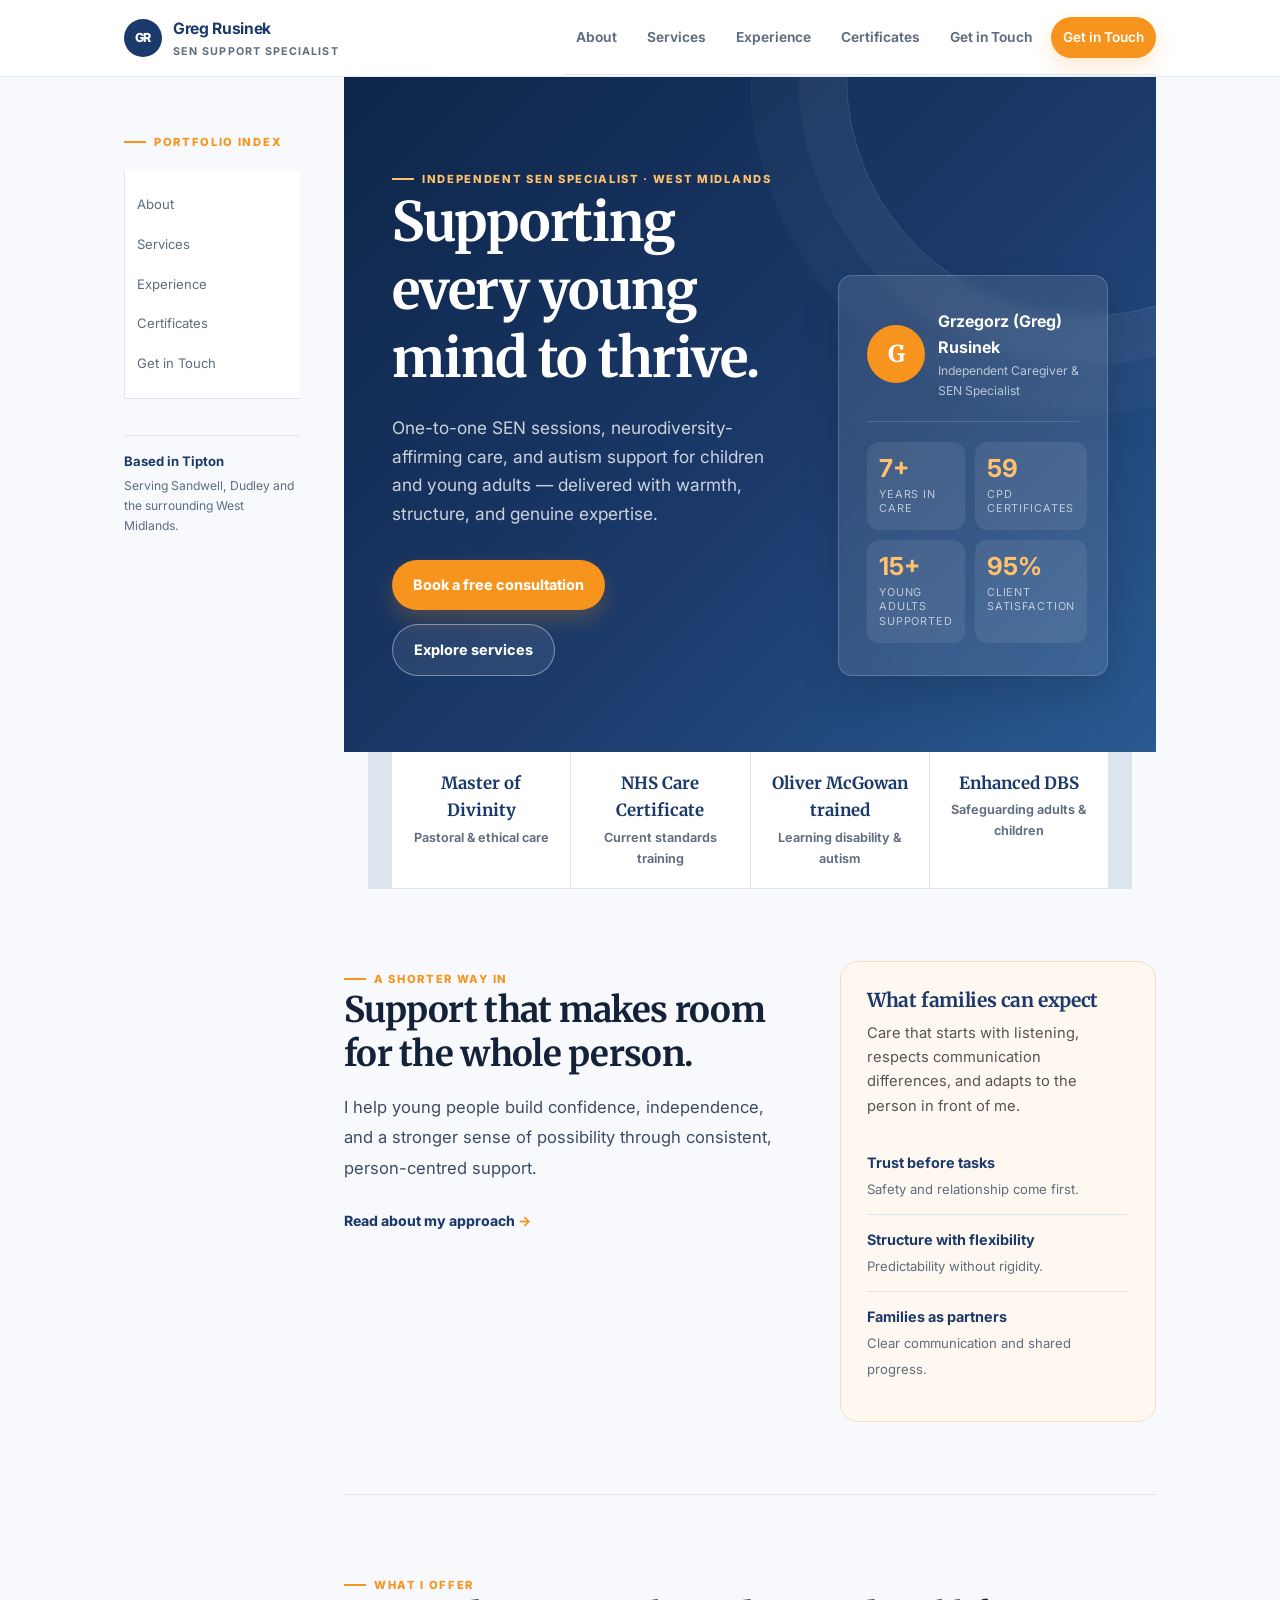
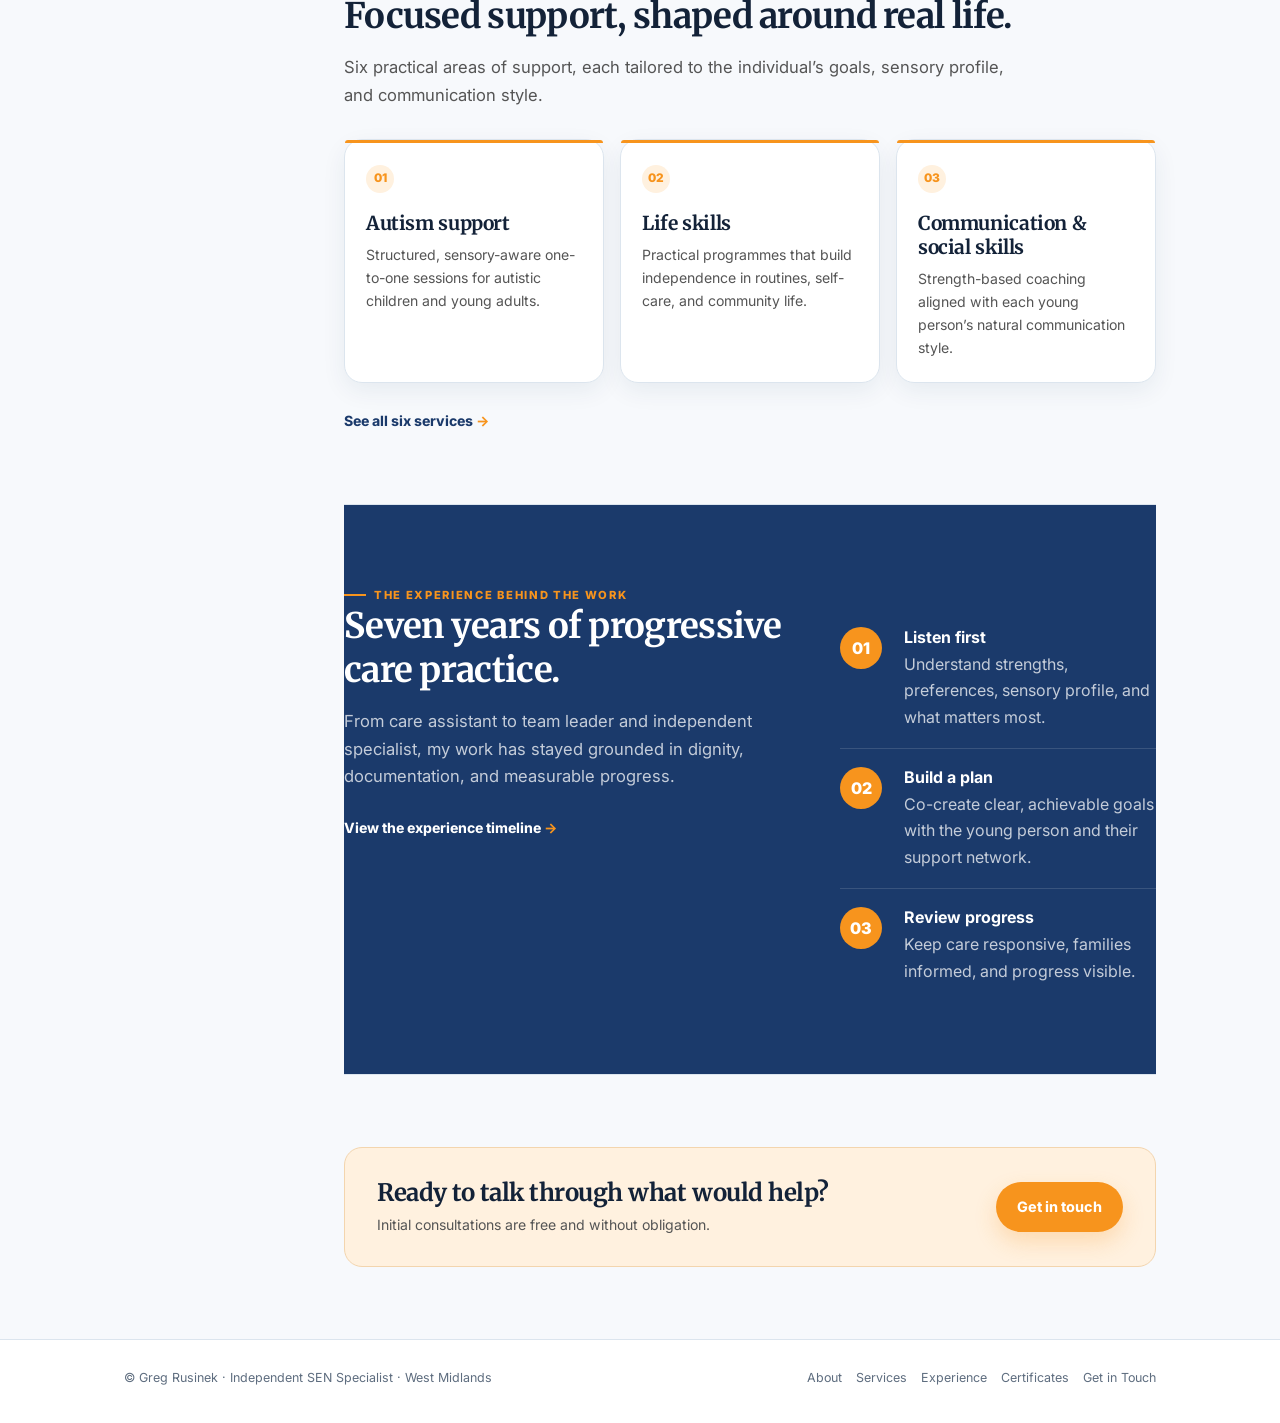
<file: index.html>
<!doctype html>
    <!-- Quiet Confidence direction: concise editorial portfolio with clear proof, calm hierarchy, and humanist warmth. -->
    <html lang="en-GB">
    <head><meta charset="UTF-8" />
<meta name="viewport" content="width=device-width, initial-scale=1.0" />
<meta name="description" content="Greg Rusinek provides one-to-one SEN sessions, autism support, and neurodiversity-affirming care for children and young adults across the West Midlands." />
<meta name="robots" content="index,follow" />
<link rel="canonical" href="https://rusinek-greg.co.uk/" />
<meta property="og:type" content="website" />
<meta property="og:site_name" content="Greg Rusinek" />
<meta property="og:title" content="Greg Rusinek — SEN Support & Neurodiversity Specialist" />
<meta property="og:description" content="Greg Rusinek provides one-to-one SEN sessions, autism support, and neurodiversity-affirming care for children and young adults across the West Midlands." />
<meta property="og:url" content="https://rusinek-greg.co.uk/" />
<meta name="theme-color" content="#153867" />
<title>Greg Rusinek — SEN Support & Neurodiversity Specialist</title>
<link rel="preconnect" href="https://fonts.googleapis.com" />
<link rel="preconnect" href="https://fonts.gstatic.com" crossorigin />
<link href="https://fonts.googleapis.com/css2?family=Inter:wght@400;500;600;700;800&family=Merriweather:wght@400;700&display=swap" rel="stylesheet" />
<link rel="stylesheet" href="/styles.css" />
<script async src="https://www.googletagmanager.com/gtag/js?id=G-5X1YJLMBJV"></script>
<script>window.dataLayer=window.dataLayer||[];function gtag(){dataLayer.push(arguments)}gtag('js',new Date());gtag('config','G-5X1YJLMBJV');</script>
<!DOCTYPE html>
<html lang="en">
<head>
  <meta charset="UTF-8" />
  <meta name="viewport" content="width=device-width, initial-scale=1.0" />

  <!-- Google tag (gtag.js) -->
  <script async src="https://www.googletagmanager.com/gtag/js?id=G-5X1YJLMBJV"></script>
  <script>
    window.dataLayer = window.dataLayer || [];
    function gtag(){dataLayer.push(arguments);}
    gtag('js', new Date());

    gtag('config', 'G-5X1YJLMBJV');
  </script>

  <title>Greg Rusinek — SEN Support & Neurodiversity Specialist</title>
  <meta name="description" content="Grzegorz (Greg) Rusinek — Independent caregiver specialising in one-to-one SEN sessions, autism support, and neurodiversity-affirming care for children and young adults across the West Midlands." />
  <link rel="preconnect" href="https://fonts.googleapis.com" />
  <link rel="preconnect" href="https://fonts.gstatic.com" crossorigin />
  <link href="https://fonts.googleapis.com/css2?family=Inter:wght@300;400;500;600;700;800&family=Merriweather:ital,wght@0,400;0,700;1,400&display=swap" rel="stylesheet" />
  <style>
    /* ── Reset & Base ── */
    *, *::before, *::after { box-sizing: border-box; margin: 0; padding: 0; }
    :root {
      --navy:    #1B3A6B;
      --navy-dk: #122a52;
      --navy-lt: #2a5299;
      --orange:  #F7941D;
      --orange-lt: #ffa84d;
      --teal:    #00838F;
      --teal-lt: #e0f4f5;
      --warm:    #FFF8F0;
      --bg:      #F7F9FC;
      --white:   #ffffff;
      --grey:    #555555;
      --grey-lt: #8A9BB0;
      --border:  #DDE5EF;
      --card:    #ffffff;
      --accent-green: #2E7D32;
      --accent-green-lt: #E8F5E9;
      --r: 14px;
      --r-sm: 8px;
      --shadow: 0 4px 24px rgba(27,58,107,.10);
      --shadow-lg: 0 8px 40px rgba(27,58,107,.15);
    }
    html { scroll-behavior: smooth; }
    body {
      font-family: 'Inter', sans-serif;
      background: var(--bg);
      color: #1a2636;
      line-height: 1.65;
      font-size: 16px;
    }
    h1,h2,h3,h4 { font-weight: 700; line-height: 1.25; letter-spacing: -0.02em; }
    h1 { font-size: clamp(2.2rem, 5vw, 3.4rem); }
    h2 { font-size: clamp(1.6rem, 3vw, 2.2rem); }
    h3 { font-size: 1.2rem; }
    p { color: var(--grey); }
    a { color: var(--navy); text-decoration: none; }
    a:hover { color: var(--orange); }

    /* ── Layout helpers ── */
    .container { max-width: 1080px; margin: 0 auto; padding: 0 24px; }
    .section { padding: 88px 0; }
    .section--alt { background: var(--white); }
    .section--warm { background: var(--warm); }
    .section--navy { background: var(--navy); color: var(--white); }
    .section--navy p { color: rgba(255,255,255,.75); }
    .section--teal { background: var(--teal); color: var(--white); }
    .section--teal p { color: rgba(255,255,255,.80); }

    .grid-2 { display: grid; grid-template-columns: repeat(2, 1fr); gap: 32px; }
    .grid-3 { display: grid; grid-template-columns: repeat(3, 1fr); gap: 28px; }
    .grid-4 { display: grid; grid-template-columns: repeat(4, 1fr); gap: 20px; }
    @media(max-width: 820px) {
      .grid-2, .grid-3 { grid-template-columns: 1fr; }
      .grid-4 { grid-template-columns: repeat(2, 1fr); }
    }
    @media(max-width: 500px) { .grid-4 { grid-template-columns: 1fr; } }

    .label {
      display: inline-block;
      font-size: 0.72rem;
      font-weight: 700;
      letter-spacing: 0.12em;
      text-transform: uppercase;
      color: var(--orange);
      margin-bottom: 12px;
    }
    .section--navy .label { color: var(--orange-lt); }
    .section--teal .label { color: rgba(255,255,255,.9); letter-spacing: 0.1em; }

    /* ── NAV ── */
    nav {
      position: sticky; top: 0; z-index: 100;
      background: rgba(255,255,255,.95);
      backdrop-filter: blur(8px);
      border-bottom: 1px solid var(--border);
      padding: 16px 0;
    }
    nav .inner {
      max-width: 1080px; margin: 0 auto; padding: 0 24px;
      display: flex; align-items: center; justify-content: space-between;
      gap: 16px;
    }
    .nav-brand {
      display: flex; align-items: center; gap: 12px;
      font-weight: 700; font-size: 1rem; color: var(--navy);
    }
    .nav-brand-dot {
      width: 36px; height: 36px; border-radius: 50%;
      background: var(--navy);
      display: flex; align-items: center; justify-content: center;
      color: white; font-weight: 800; font-size: 0.85rem;
      flex-shrink: 0;
    }
    nav ul {
      display: flex; gap: 28px; list-style: none;
    }
    nav ul a {
      font-size: 0.88rem; font-weight: 500; color: var(--grey);
      transition: color .2s;
    }
    nav ul a:hover { color: var(--navy); }
    .nav-cta {
      background: var(--orange); color: white !important; font-weight: 600 !important;
      padding: 8px 20px; border-radius: 50px; font-size: 0.85rem !important;
      transition: background .2s !important;
    }
    .nav-cta:hover { background: #e0830f !important; color: white !important; }
    @media(max-width: 720px) {
      nav ul { display: none; }
    }

    /* ── HERO ── */
    #hero {
      background: linear-gradient(135deg, var(--navy-dk) 0%, var(--navy) 50%, var(--navy-lt) 100%);
      color: white; padding: 100px 0 80px;
      position: relative; overflow: hidden;
    }
    #hero::before {
      content: '';
      position: absolute; inset: 0;
      background: url("data:image/svg+xml,%3Csvg width='60' height='60' viewBox='0 0 60 60' xmlns='http://www.w3.org/2000/svg'%3E%3Cg fill='none' fill-rule='evenodd'%3E%3Cg fill='%23ffffff' fill-opacity='0.04'%3E%3Ccircle cx='30' cy='30' r='4'/%3E%3C/g%3E%3C/g%3E%3C/svg%3E");
      pointer-events: none;
    }
    .hero-inner {
      max-width: 1080px; margin: 0 auto; padding: 0 24px;
      display: grid; grid-template-columns: 1fr 340px; gap: 60px; align-items: center;
    }
    @media(max-width: 820px) { .hero-inner { grid-template-columns: 1fr; } }
    .hero-badge {
      display: inline-flex; align-items: center; gap: 8px;
      background: rgba(247,148,29,.18); color: var(--orange-lt);
      border: 1px solid rgba(247,148,29,.35);
      border-radius: 50px; padding: 6px 16px;
      font-size: 0.78rem; font-weight: 600; letter-spacing: 0.06em;
      text-transform: uppercase; margin-bottom: 24px;
    }
    .hero-badge svg { width: 14px; height: 14px; flex-shrink: 0; }
    #hero h1 { color: white; margin-bottom: 16px; }
    #hero .hero-sub {
      font-size: 1.15rem; color: rgba(255,255,255,.80);
      max-width: 560px; margin-bottom: 36px; line-height: 1.7;
    }
    .hero-actions { display: flex; gap: 14px; flex-wrap: wrap; }
    .btn {
      display: inline-flex; align-items: center; gap: 8px;
      padding: 14px 28px; border-radius: 50px;
      font-weight: 600; font-size: 0.95rem;
      transition: all .2s; cursor: pointer; border: none;
      text-decoration: none;
    }
    .btn-primary {
      background: var(--orange); color: white;
      box-shadow: 0 4px 20px rgba(247,148,29,.40);
    }
    .btn-primary:hover { background: #e0830f; color: white; transform: translateY(-1px); }
    .btn-outline {
      background: transparent; color: white;
      border: 2px solid rgba(255,255,255,.45);
    }
    .btn-outline:hover { background: rgba(255,255,255,.12); color: white; }
    .hero-card {
      background: rgba(255,255,255,.10);
      border: 1px solid rgba(255,255,255,.18);
      border-radius: var(--r);
      padding: 32px 28px;
      backdrop-filter: blur(6px);
    }
    .hero-card-avatar {
      width: 80px; height: 80px; border-radius: 50%;
      background: linear-gradient(135deg, var(--orange) 0%, #e0830f 100%);
      display: flex; align-items: center; justify-content: center;
      font-size: 2rem; font-weight: 800; color: white;
      margin: 0 auto 20px;
    }
    .hero-card h3 { color: white; text-align: center; margin-bottom: 4px; font-size: 1.1rem; }
    .hero-card .hero-card-title { color: rgba(255,255,255,.70); text-align: center; font-size: 0.85rem; margin-bottom: 20px; }
    .hero-stat-row { display: grid; grid-template-columns: 1fr 1fr; gap: 12px; }
    .hero-stat {
      background: rgba(255,255,255,.08);
      border-radius: var(--r-sm); padding: 14px 12px; text-align: center;
    }
    .hero-stat-num { font-size: 1.55rem; font-weight: 800; color: var(--orange-lt); }
    .hero-stat-lbl { font-size: 0.72rem; color: rgba(255,255,255,.60); text-transform: uppercase; letter-spacing: 0.06em; line-height: 1.3; margin-top: 2px; }
    .hero-tags { display: flex; flex-wrap: wrap; gap: 6px; margin-top: 16px; }
    .hero-tag {
      background: rgba(255,255,255,.12); color: rgba(255,255,255,.85);
      font-size: 0.73rem; font-weight: 500;
      padding: 4px 10px; border-radius: 50px;
    }

    /* ── TRUST BAR ── */
    #trust {
      background: white; border-bottom: 1px solid var(--border);
      padding: 24px 0;
    }
    .trust-inner {
      max-width: 1080px; margin: 0 auto; padding: 0 24px;
      display: flex; align-items: center; justify-content: center;
      flex-wrap: wrap; gap: 32px;
    }
    .trust-item {
      display: flex; align-items: center; gap: 10px;
      font-size: 0.83rem; font-weight: 500; color: var(--grey);
    }
    .trust-icon {
      width: 32px; height: 32px; border-radius: 50%;
      display: flex; align-items: center; justify-content: center;
      font-size: 0.95rem; flex-shrink: 0;
    }
    .trust-icon--navy { background: #EBF0FA; }
    .trust-icon--orange { background: #FEF3E2; }
    .trust-icon--teal { background: var(--teal-lt); }
    .trust-icon--green { background: var(--accent-green-lt); }

    /* ── ABOUT ── */
    .about-text { font-size: 1.05rem; line-height: 1.8; color: #3a4a5c; }
    .about-text + .about-text { margin-top: 16px; }
    .about-highlight {
      display: flex; align-items: flex-start; gap: 16px;
      background: var(--bg); border-radius: var(--r);
      padding: 20px 22px; margin-top: 28px;
      border-left: 4px solid var(--orange);
    }
    .about-highlight-icon { font-size: 1.4rem; flex-shrink: 0; margin-top: 2px; }
    .about-highlight-text { font-size: 0.93rem; color: #3a4a5c; font-style: italic; line-height: 1.6; }
    .education-block { margin-top: 32px; }
    .edu-item {
      display: flex; align-items: flex-start; gap: 14px;
      padding: 14px 0; border-bottom: 1px solid var(--border);
    }
    .edu-item:last-child { border-bottom: none; }
    .edu-dot {
      width: 10px; height: 10px; border-radius: 50%;
      background: var(--orange); flex-shrink: 0; margin-top: 6px;
    }
    .edu-title { font-weight: 600; font-size: 0.95rem; color: #1a2636; }
    .edu-sub { font-size: 0.83rem; color: var(--grey-lt); }

    /* ── WHAT I OFFER ── */
    .offer-card {
      background: var(--card);
      border: 1px solid var(--border);
      border-radius: var(--r);
      padding: 28px 24px;
      transition: box-shadow .25s, transform .25s;
      position: relative; overflow: hidden;
    }
    .offer-card::before {
      content: '';
      position: absolute; top: 0; left: 0; right: 0; height: 4px;
      background: var(--orange);
    }
    .offer-card:hover { box-shadow: var(--shadow-lg); transform: translateY(-3px); }
    .offer-icon {
      font-size: 2.1rem; margin-bottom: 16px;
    }
    .offer-card h3 { font-size: 1.05rem; color: #1a2636; margin-bottom: 8px; }
    .offer-card p { font-size: 0.9rem; line-height: 1.65; }

    /* ── APPROACH ── */
    .approach-step {
      display: flex; align-items: flex-start; gap: 20px;
    }
    .step-num {
      width: 44px; height: 44px; border-radius: 50%;
      background: var(--orange);
      color: white; font-weight: 800; font-size: 1rem;
      display: flex; align-items: center; justify-content: center;
      flex-shrink: 0;
    }
    .step-body h3 { color: white; margin-bottom: 6px; font-size: 1rem; }
    .step-body p { font-size: 0.88rem; }
    .approach-divider {
      height: 24px; width: 2px;
      background: rgba(255,255,255,.2);
      margin-left: 21px;
    }

    /* ── EXPERIENCE ── */
    .exp-card {
      background: var(--card);
      border: 1px solid var(--border);
      border-radius: var(--r);
      padding: 28px 26px;
      box-shadow: var(--shadow);
    }
    .exp-header { display: flex; gap: 16px; align-items: flex-start; margin-bottom: 16px; }
    .exp-logo {
      width: 48px; height: 48px; border-radius: var(--r-sm);
      display: flex; align-items: center; justify-content: center;
      font-size: 1.4rem; flex-shrink: 0;
    }
    .exp-logo--blue { background: #EBF0FA; }
    .exp-logo--orange { background: #FEF3E2; }
    .exp-logo--teal { background: var(--teal-lt); }
    .exp-title { font-weight: 700; font-size: 1rem; color: #1a2636; }
    .exp-org { font-size: 0.87rem; color: var(--grey-lt); margin-top: 2px; }
    .exp-period {
      display: inline-block; font-size: 0.75rem; font-weight: 600;
      color: var(--orange); background: #FEF3E2;
      padding: 3px 10px; border-radius: 50px; margin-top: 6px;
    }
    .exp-list { list-style: none; padding: 0; }
    .exp-list li {
      display: flex; gap: 10px; align-items: flex-start;
      font-size: 0.88rem; color: #3a4a5c; padding: 5px 0;
    }
    .exp-list li::before {
      content: '→'; color: var(--orange); font-weight: 700;
      flex-shrink: 0; margin-top: 1px;
    }

    /* ── STATS ROW ── */
    .stat-box {
      text-align: center; padding: 32px 20px;
    }
    .stat-num {
      font-size: 2.8rem; font-weight: 800;
      color: white; line-height: 1;
      margin-bottom: 8px;
    }
    .stat-num span { color: var(--orange-lt); }
    .stat-label { font-size: 0.85rem; color: rgba(255,255,255,.70); line-height: 1.4; }
    .stat-divider {
      border: none; border-right: 1px solid rgba(255,255,255,.15);
    }
    @media(max-width: 500px) { .stat-divider { display: none; } }

    /* ── CERTIFICATES ── */
    .cert-category {
      background: var(--card); border: 1px solid var(--border);
      border-radius: var(--r); overflow: hidden;
    }
    .cert-cat-header {
      display: flex; align-items: center; gap: 12px;
      padding: 16px 20px;
      background: var(--bg);
      border-bottom: 1px solid var(--border);
    }
    .cert-cat-icon { font-size: 1.3rem; }
    .cert-cat-title { font-weight: 700; font-size: 0.95rem; color: #1a2636; }
    .cert-cat-count {
      margin-left: auto;
      background: var(--navy); color: white;
      font-size: 0.72rem; font-weight: 700;
      padding: 2px 10px; border-radius: 50px;
    }
    .cert-list { padding: 8px 0; }
    .cert-row {
      display: flex; align-items: center; gap: 10px;
      padding: 7px 20px;
      font-size: 0.83rem; color: #3a4a5c;
      border-bottom: 1px solid var(--border);
    }
    .cert-row:last-child { border-bottom: none; }
    .cert-badge {
      flex-shrink: 0;
      font-size: 0.67rem; font-weight: 700; padding: 2px 7px; border-radius: 50px;
      letter-spacing: 0.04em;
    }
    .cert-badge--current { background: var(--accent-green-lt); color: var(--accent-green); }
    .cert-badge--valid { background: #EBF0FA; color: var(--navy); }

    /* ── SKILLS GRID ── */
    .skill-chip {
      display: flex; align-items: center; gap: 8px;
      background: var(--card); border: 1px solid var(--border);
      border-radius: var(--r-sm); padding: 10px 14px;
      font-size: 0.83rem; color: #1a2636; font-weight: 500;
    }
    .skill-chip-dot {
      width: 8px; height: 8px; border-radius: 50%;
      background: var(--orange); flex-shrink: 0;
    }

    /* ── CONTACT ── */
    .contact-card {
      background: rgba(255,255,255,.10); border: 1px solid rgba(255,255,255,.2);
      border-radius: var(--r); padding: 28px 24px;
    }
    .contact-item {
      display: flex; align-items: center; gap: 14px;
      padding: 14px 0; border-bottom: 1px solid rgba(255,255,255,.12);
      font-size: 0.93rem;
    }
    .contact-item:last-child { border-bottom: none; }
    .contact-item a { color: rgba(255,255,255,.85); }
    .contact-item a:hover { color: var(--orange-lt); }
    .contact-icon {
      width: 38px; height: 38px; border-radius: 50%;
      background: rgba(255,255,255,.12);
      display: flex; align-items: center; justify-content: center;
      font-size: 1rem; flex-shrink: 0;
    }
    .cta-big {
      background: var(--orange);
      border-radius: var(--r);
      padding: 40px 36px; text-align: center;
    }
    .cta-big h2 { color: white; margin-bottom: 10px; }
    .cta-big p { color: rgba(255,255,255,.80); margin-bottom: 24px; }
    .btn-white {
      background: white; color: var(--orange);
      font-weight: 700;
    }
    .btn-white:hover { background: #FEF3E2; color: var(--orange); }

    /* ── FOOTER ── */
    footer {
      background: var(--navy-dk); color: rgba(255,255,255,.55);
      text-align: center; padding: 28px 24px;
      font-size: 0.82rem;
    }
    footer a { color: rgba(255,255,255,.55); }
    footer a:hover { color: var(--orange); }
  </style>
</head>
    <body>
      <a class="skip-link" href="#main">Skip to content</a>
      <header class="site-header">
  <div class="container header-inner">
    <a class="brand" href="/" aria-label="Greg Rusinek home">
      <span class="brand-mark">GR</span>
      <span class="brand-copy"><strong>Greg Rusinek</strong><span>SEN support specialist</span></span>
    </a>
    <button class="nav-toggle" data-nav-toggle aria-expanded="false" aria-controls="main-nav" aria-label="Open navigation">☰</button>
    <nav class="main-nav" id="main-nav" data-nav aria-label="Main navigation">
      <a href="/about/" >About</a><a href="/services/" >Services</a><a href="/experience/" >Experience</a><a href="/certificates/" >Certificates</a><a href="/get-in-touch/" >Get in Touch</a>
      <a class="nav-cta" href="/get-in-touch/">Get in Touch</a>
    </nav>
  </div>
</header>

      <div class="container page-shell"><aside class="section-rail" aria-label="Portfolio sections">
  <span class="rail-kicker">Portfolio index</span>
  <nav class="rail-nav"><a href="/about/">About</a><a href="/services/">Services</a><a href="/experience/">Experience</a><a href="/certificates/">Certificates</a><a href="/get-in-touch/">Get in Touch</a></nav>
  <div class="rail-note"><strong>Based in Tipton</strong>Serving Sandwell, Dudley and the surrounding West Midlands.</div>
</aside>
<main class="page-main" id="main">
<section class="hero">
  <div class="container hero-grid">
    <div class="hero-copy fade-in" style="--delay:40ms">
      <span class="eyebrow">Independent SEN specialist · West Midlands</span>
      <h1>Supporting every young mind to thrive.</h1>
      <p>One-to-one SEN sessions, neurodiversity-affirming care, and autism support for children and young adults — delivered with warmth, structure, and genuine expertise.</p>
      <div class="hero-actions"><a class="button button-primary" href="/get-in-touch/">Book a free consultation</a><a class="button button-light" href="/services/">Explore services</a></div>
    </div>
    <aside class="hero-card fade-in" style="--delay:140ms" aria-label="Greg Rusinek at a glance">
      <div class="hero-card-top"><span class="avatar">G</span><div><strong>Grzegorz (Greg) Rusinek</strong><small>Independent Caregiver &amp; SEN Specialist</small></div></div>
      <div class="stat-grid"><div class="stat"><strong>7+</strong><span>Years in care</span></div><div class="stat"><strong>59</strong><span>CPD certificates</span></div><div class="stat"><strong>15+</strong><span>Young adults supported</span></div><div class="stat"><strong>95%</strong><span>Client satisfaction</span></div></div>
    </aside>
  </div>
</section>
<section class="container proof-strip" aria-label="Professional credentials"><div class="proof-item"><strong>Master of Divinity</strong>Pastoral &amp; ethical care</div><div class="proof-item"><strong>NHS Care Certificate</strong>Current standards training</div><div class="proof-item"><strong>Oliver McGowan trained</strong>Learning disability &amp; autism</div><div class="proof-item"><strong>Enhanced DBS</strong>Safeguarding adults &amp; children</div></section>
<section class="content-section"><div class="two-col"><div class="section-intro fade-in"><span class="eyebrow">A shorter way in</span><h2>Support that makes room for the whole person.</h2><p class="lead">I help young people build confidence, independence, and a stronger sense of possibility through consistent, person-centred support.</p><div class="link-row"><a href="/about/">Read about my approach <span>→</span></a></div></div><div class="proof-panel fade-in" style="--delay:100ms"><h3>What families can expect</h3><p>Care that starts with listening, respects communication differences, and adapts to the person in front of me.</p><div class="mini-list"><div><strong>Trust before tasks</strong><span>Safety and relationship come first.</span></div><div><strong>Structure with flexibility</strong><span>Predictability without rigidity.</span></div><div><strong>Families as partners</strong><span>Clear communication and shared progress.</span></div></div></div></div></section>
<section class="content-section"><div class="section-intro"><span class="eyebrow">What I offer</span><h2>Focused support, shaped around real life.</h2><p>Six practical areas of support, each tailored to the individual’s goals, sensory profile, and communication style.</p></div><div class="card-grid"><article class="card fade-in"><span class="card-number">01</span><h3>Autism support</h3><p>Structured, sensory-aware one-to-one sessions for autistic children and young adults.</p></article><article class="card fade-in" style="--delay:60ms"><span class="card-number">02</span><h3>Life skills</h3><p>Practical programmes that build independence in routines, self-care, and community life.</p></article><article class="card fade-in" style="--delay:120ms"><span class="card-number">03</span><h3>Communication &amp; social skills</h3><p>Strength-based coaching aligned with each young person’s natural communication style.</p></article></div><div class="link-row"><a href="/services/">See all six services <span>→</span></a></div></section>
<section class="content-section dark-band"><div class="two-col"><div class="section-intro"><span class="eyebrow">The experience behind the work</span><h2>Seven years of progressive care practice.</h2><p>From care assistant to team leader and independent specialist, my work has stayed grounded in dignity, documentation, and measurable progress.</p><div class="link-row"><a href="/experience/" style="color:white">View the experience timeline <span>→</span></a></div></div><div class="process-list"><div class="process-item"><span class="step">01</span><div><h3>Listen first</h3><p>Understand strengths, preferences, sensory profile, and what matters most.</p></div></div><div class="process-item"><span class="step">02</span><div><h3>Build a plan</h3><p>Co-create clear, achievable goals with the young person and their support network.</p></div></div><div class="process-item"><span class="step">03</span><div><h3>Review progress</h3><p>Keep care responsive, families informed, and progress visible.</p></div></div></div></div></section>
<section class="content-section"><div class="cta-band"><div><h2>Ready to talk through what would help?</h2><p>Initial consultations are free and without obligation.</p></div><a class="button button-primary" href="/get-in-touch/">Get in touch</a></div></section>
</main></div>
      <footer class="site-footer">
  <div class="container footer-inner">
    <p>© Greg Rusinek · Independent SEN Specialist · West Midlands</p>
    <div class="footer-links"><a href="/about/">About</a><a href="/services/">Services</a><a href="/experience/">Experience</a><a href="/certificates/">Certificates</a><a href="/get-in-touch/">Get in Touch</a></div>
  </div>
</footer>
<script src="/script.js"></script>

    </body>
    </html>
</file>
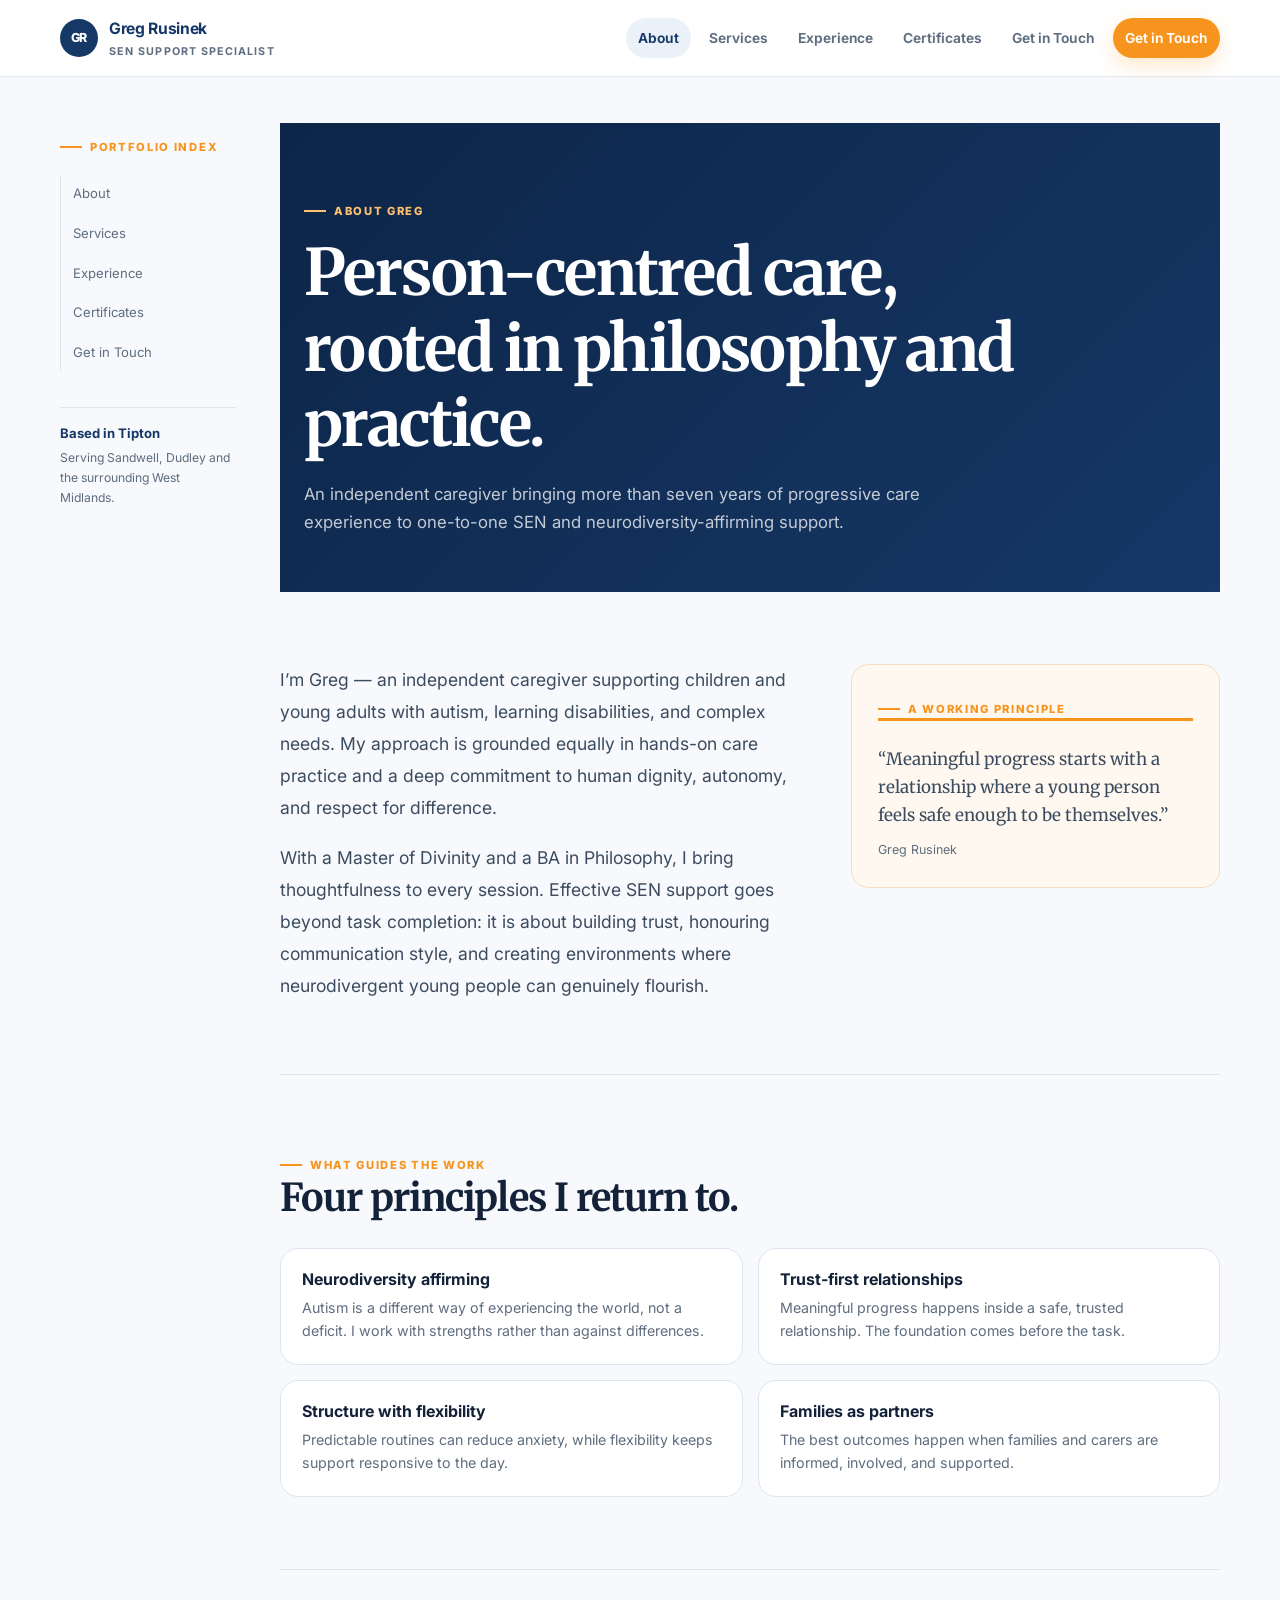
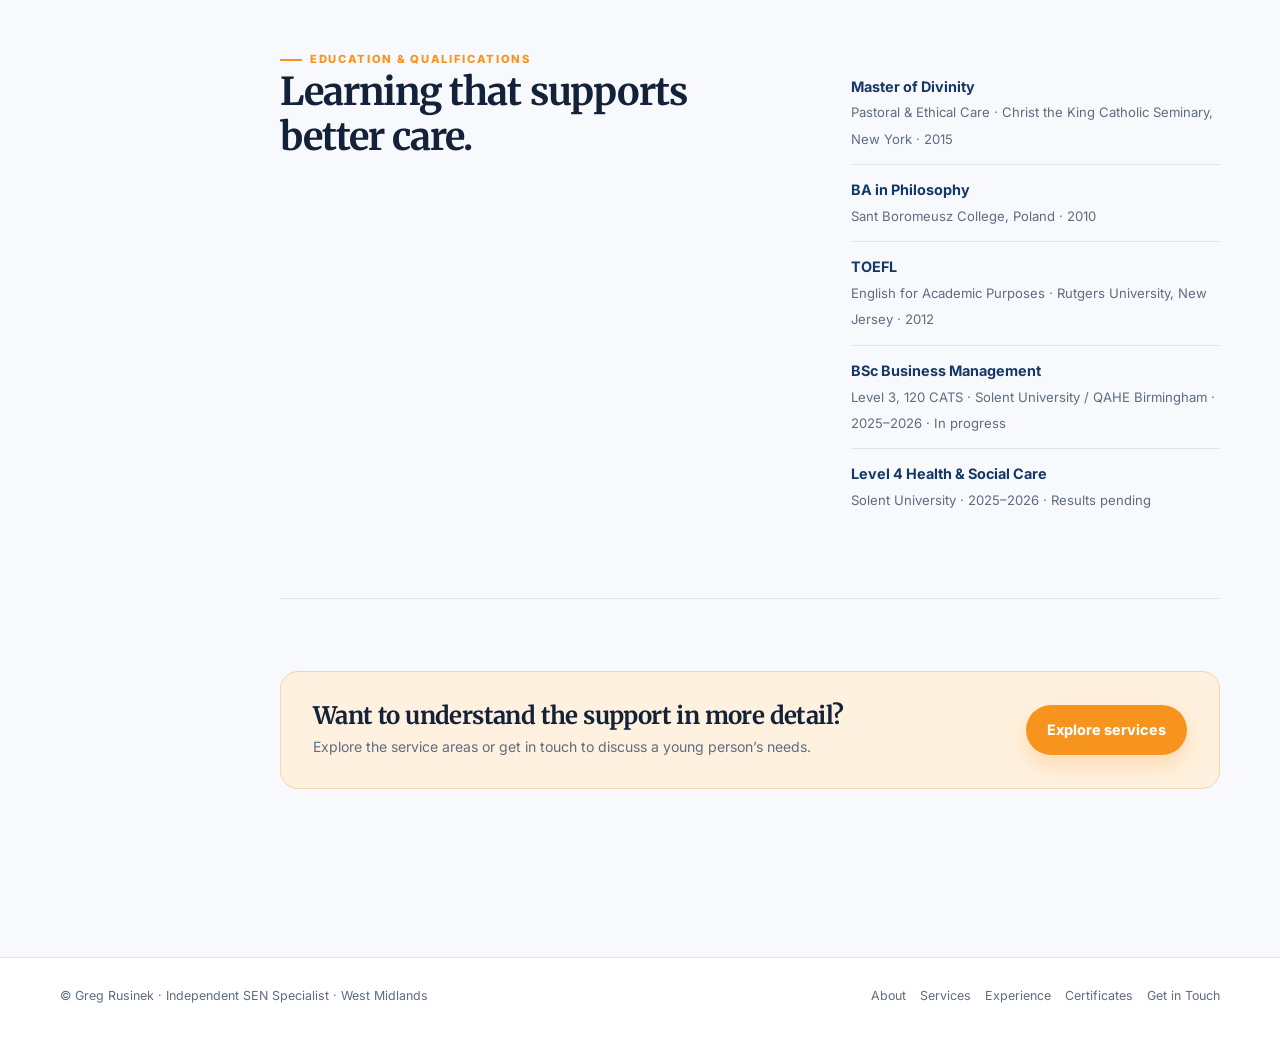
<file: about/index.html>
<!doctype html>
    <!-- Quiet Confidence direction: concise editorial portfolio with clear proof, calm hierarchy, and humanist warmth. -->
    <html lang="en-GB">
    <head><meta charset="UTF-8" />
<meta name="viewport" content="width=device-width, initial-scale=1.0" />
<meta name="description" content="Learn about Greg Rusinek’s person-centred approach, values, education, and qualifications in SEN and neurodiversity-affirming care." />
<meta name="robots" content="index,follow" />
<link rel="canonical" href="https://rusinek-greg.co.uk/about/" />
<meta property="og:type" content="website" />
<meta property="og:site_name" content="Greg Rusinek" />
<meta property="og:title" content="About Greg Rusinek — SEN Support Specialist" />
<meta property="og:description" content="Learn about Greg Rusinek’s person-centred approach, values, education, and qualifications in SEN and neurodiversity-affirming care." />
<meta property="og:url" content="https://rusinek-greg.co.uk/about/" />
<meta name="theme-color" content="#153867" />
<title>About Greg Rusinek — SEN Support Specialist</title>
<link rel="preconnect" href="https://fonts.googleapis.com" />
<link rel="preconnect" href="https://fonts.gstatic.com" crossorigin />
<link href="https://fonts.googleapis.com/css2?family=Inter:wght@400;500;600;700;800&family=Merriweather:wght@400;700&display=swap" rel="stylesheet" />
<link rel="stylesheet" href="/styles.css" />
<script async src="https://www.googletagmanager.com/gtag/js?id=G-5X1YJLMBJV"></script>
<script>window.dataLayer=window.dataLayer||[];function gtag(){dataLayer.push(arguments)}gtag('js',new Date());gtag('config','G-5X1YJLMBJV');</script>
</head>
    <body>
      <a class="skip-link" href="#main">Skip to content</a>
      <header class="site-header">
  <div class="container header-inner">
    <a class="brand" href="/" aria-label="Greg Rusinek home">
      <span class="brand-mark">GR</span>
      <span class="brand-copy"><strong>Greg Rusinek</strong><span>SEN support specialist</span></span>
    </a>
    <button class="nav-toggle" data-nav-toggle aria-expanded="false" aria-controls="main-nav" aria-label="Open navigation">☰</button>
    <nav class="main-nav" id="main-nav" data-nav aria-label="Main navigation">
      <a href="/about/" aria-current=page>About</a><a href="/services/" >Services</a><a href="/experience/" >Experience</a><a href="/certificates/" >Certificates</a><a href="/get-in-touch/" >Get in Touch</a>
      <a class="nav-cta" href="/get-in-touch/">Get in Touch</a>
    </nav>
  </div>
</header>

      <div class="container page-shell"><aside class="section-rail" aria-label="Portfolio sections">
  <span class="rail-kicker">Portfolio index</span>
  <nav class="rail-nav"><a href="/about/">About</a><a href="/services/">Services</a><a href="/experience/">Experience</a><a href="/certificates/">Certificates</a><a href="/get-in-touch/">Get in Touch</a></nav>
  <div class="rail-note"><strong>Based in Tipton</strong>Serving Sandwell, Dudley and the surrounding West Midlands.</div>
</aside>
<main class="page-main" id="main"><section class="page-masthead">
  <div class="container">
    <span class="eyebrow">About Greg</span>
    <h1>Person-centred care, rooted in philosophy and practice.</h1>
    <p>An independent caregiver bringing more than seven years of progressive care experience to one-to-one SEN and neurodiversity-affirming support.</p>
  </div>
</section>

<section class="content-section"><div class="two-col"><div><p class="lead">I’m Greg — an independent caregiver supporting children and young adults with autism, learning disabilities, and complex needs. My approach is grounded equally in hands-on care practice and a deep commitment to human dignity, autonomy, and respect for difference.</p><p class="lead" style="margin-top:18px">With a Master of Divinity and a BA in Philosophy, I bring thoughtfulness to every session. Effective SEN support goes beyond task completion: it is about building trust, honouring communication style, and creating environments where neurodivergent young people can genuinely flourish.</p></div><div class="proof-panel"><span class="eyebrow">A working principle</span><div class="quote"><p>“Meaningful progress starts with a relationship where a young person feels safe enough to be themselves.”</p><cite>Greg Rusinek</cite></div></div></div></section>
<section class="content-section"><div class="section-intro"><span class="eyebrow">What guides the work</span><h2>Four principles I return to.</h2></div><div class="value-grid"><article class="value-card"><h3>Neurodiversity affirming</h3><p>Autism is a different way of experiencing the world, not a deficit. I work with strengths rather than against differences.</p></article><article class="value-card"><h3>Trust-first relationships</h3><p>Meaningful progress happens inside a safe, trusted relationship. The foundation comes before the task.</p></article><article class="value-card"><h3>Structure with flexibility</h3><p>Predictable routines can reduce anxiety, while flexibility keeps support responsive to the day.</p></article><article class="value-card"><h3>Families as partners</h3><p>The best outcomes happen when families and carers are informed, involved, and supported.</p></article></div></section>
<section class="content-section"><div class="two-col"><div class="section-intro"><span class="eyebrow">Education &amp; qualifications</span><h2>Learning that supports better care.</h2></div><div class="mini-list"><div><strong>Master of Divinity</strong><span>Pastoral &amp; Ethical Care · Christ the King Catholic Seminary, New York · 2015</span></div><div><strong>BA in Philosophy</strong><span>Sant Boromeusz College, Poland · 2010</span></div><div><strong>TOEFL</strong><span>English for Academic Purposes · Rutgers University, New Jersey · 2012</span></div><div><strong>BSc Business Management</strong><span>Level 3, 120 CATS · Solent University / QAHE Birmingham · 2025–2026 · In progress</span></div><div><strong>Level 4 Health &amp; Social Care</strong><span>Solent University · 2025–2026 · Results pending</span></div></div></div></section>
<section class="content-section"><div class="cta-band"><div><h2>Want to understand the support in more detail?</h2><p>Explore the service areas or get in touch to discuss a young person’s needs.</p></div><a class="button button-primary" href="/services/">Explore services</a></div></section>
</main></div>
      <footer class="site-footer">
  <div class="container footer-inner">
    <p>© Greg Rusinek · Independent SEN Specialist · West Midlands</p>
    <div class="footer-links"><a href="/about/">About</a><a href="/services/">Services</a><a href="/experience/">Experience</a><a href="/certificates/">Certificates</a><a href="/get-in-touch/">Get in Touch</a></div>
  </div>
</footer>
<script src="/script.js"></script>

    </body>
    </html>
</file>
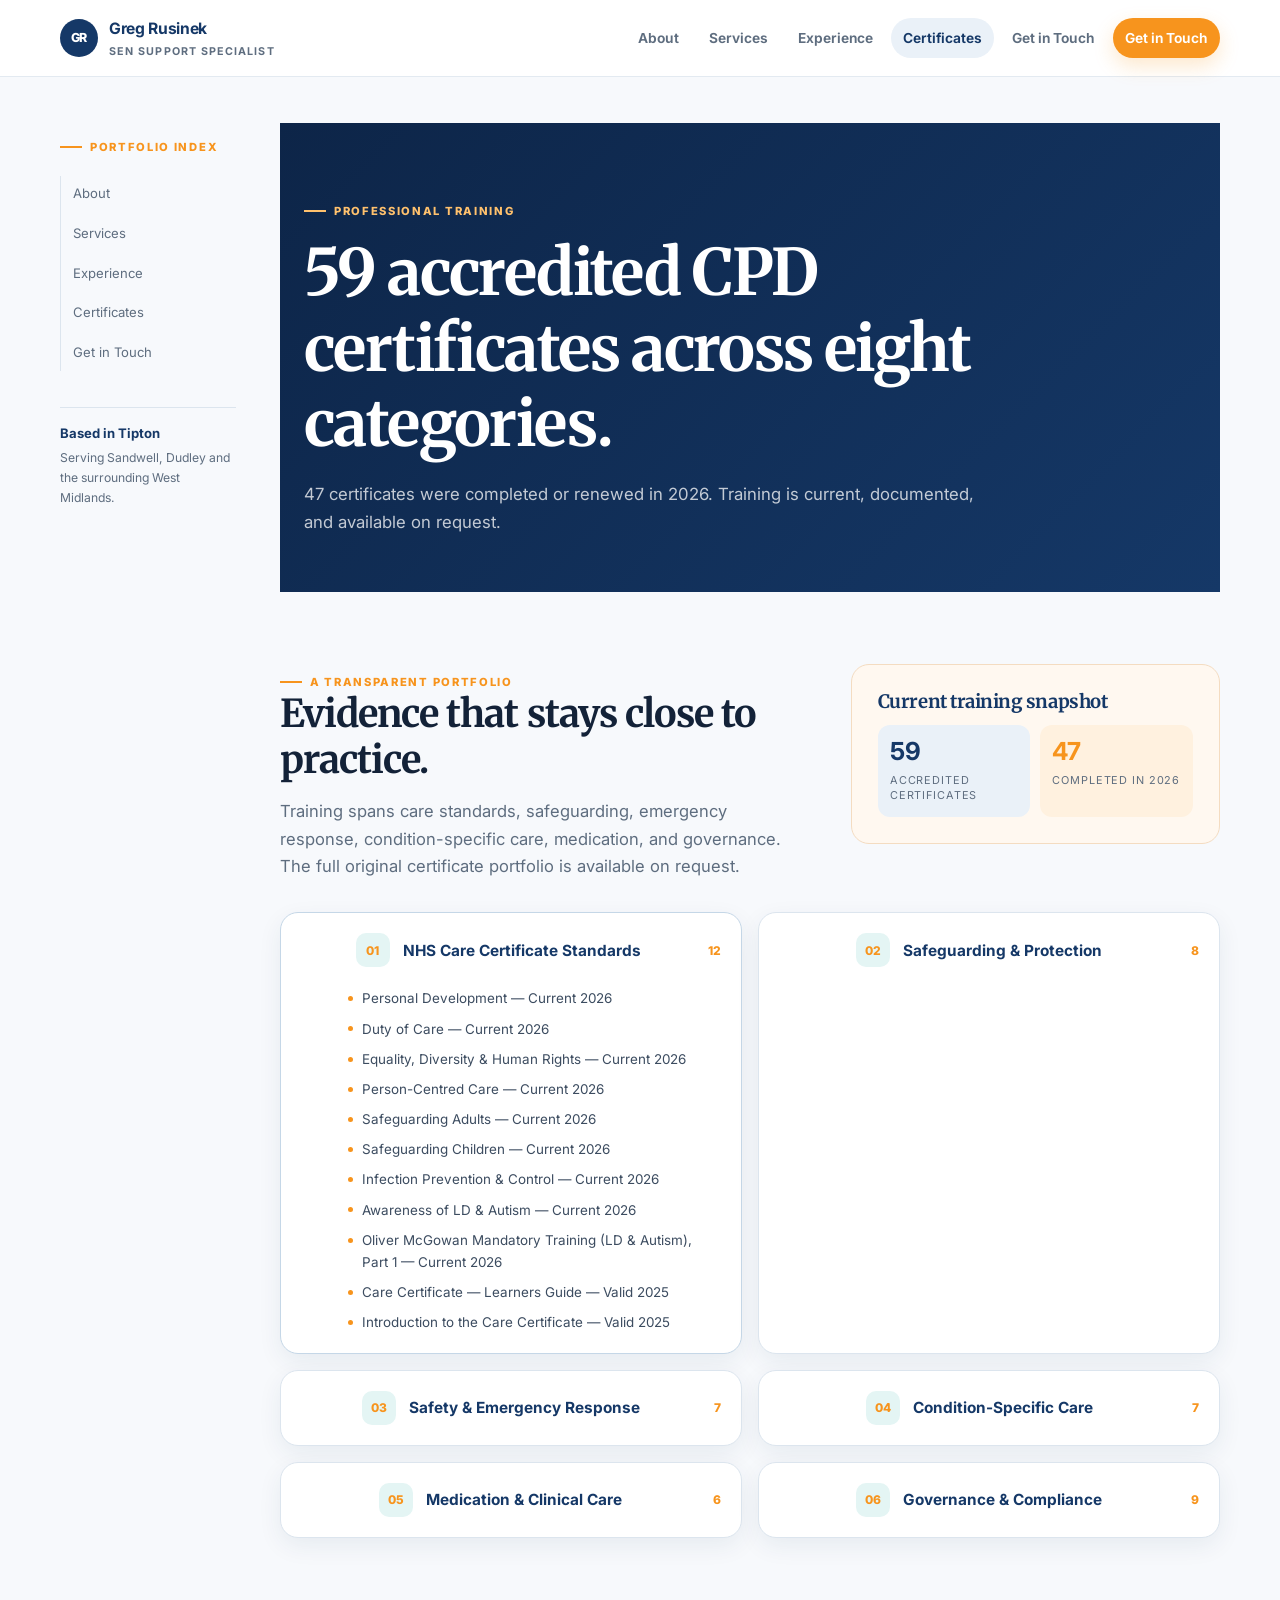
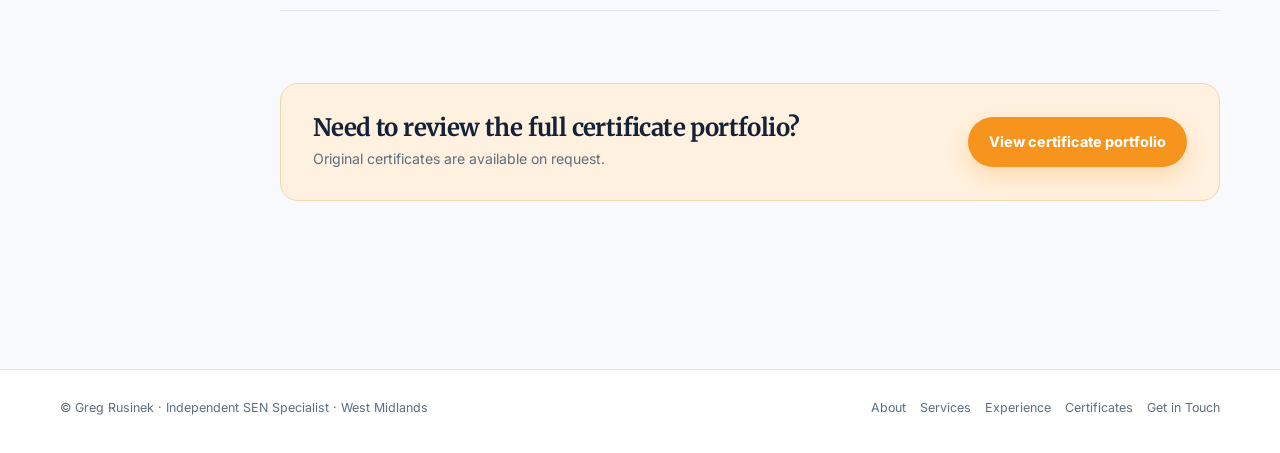
<file: certificates/index.html>
<!doctype html>
    <!-- Quiet Confidence direction: concise editorial portfolio with clear proof, calm hierarchy, and humanist warmth. -->
    <html lang="en-GB">
    <head><meta charset="UTF-8" />
<meta name="viewport" content="width=device-width, initial-scale=1.0" />
<meta name="description" content="Review Greg Rusinek’s 59 accredited CPD certificates across care standards, safeguarding, emergency response, clinical care, and compliance." />
<meta name="robots" content="index,follow" />
<link rel="canonical" href="https://rusinek-greg.co.uk/certificates/" />
<meta property="og:type" content="website" />
<meta property="og:site_name" content="Greg Rusinek" />
<meta property="og:title" content="Certificates — Greg Rusinek | Professional Training" />
<meta property="og:description" content="Review Greg Rusinek’s 59 accredited CPD certificates across care standards, safeguarding, emergency response, clinical care, and compliance." />
<meta property="og:url" content="https://rusinek-greg.co.uk/certificates/" />
<meta name="theme-color" content="#153867" />
<title>Certificates — Greg Rusinek | Professional Training</title>
<link rel="preconnect" href="https://fonts.googleapis.com" />
<link rel="preconnect" href="https://fonts.gstatic.com" crossorigin />
<link href="https://fonts.googleapis.com/css2?family=Inter:wght@400;500;600;700;800&family=Merriweather:wght@400;700&display=swap" rel="stylesheet" />
<link rel="stylesheet" href="/styles.css" />
<script async src="https://www.googletagmanager.com/gtag/js?id=G-5X1YJLMBJV"></script>
<script>window.dataLayer=window.dataLayer||[];function gtag(){dataLayer.push(arguments)}gtag('js',new Date());gtag('config','G-5X1YJLMBJV');</script>
</head>
    <body>
      <a class="skip-link" href="#main">Skip to content</a>
      <header class="site-header">
  <div class="container header-inner">
    <a class="brand" href="/" aria-label="Greg Rusinek home">
      <span class="brand-mark">GR</span>
      <span class="brand-copy"><strong>Greg Rusinek</strong><span>SEN support specialist</span></span>
    </a>
    <button class="nav-toggle" data-nav-toggle aria-expanded="false" aria-controls="main-nav" aria-label="Open navigation">☰</button>
    <nav class="main-nav" id="main-nav" data-nav aria-label="Main navigation">
      <a href="/about/" >About</a><a href="/services/" >Services</a><a href="/experience/" >Experience</a><a href="/certificates/" aria-current=page>Certificates</a><a href="/get-in-touch/" >Get in Touch</a>
      <a class="nav-cta" href="/get-in-touch/">Get in Touch</a>
    </nav>
  </div>
</header>

      <div class="container page-shell"><aside class="section-rail" aria-label="Portfolio sections">
  <span class="rail-kicker">Portfolio index</span>
  <nav class="rail-nav"><a href="/about/">About</a><a href="/services/">Services</a><a href="/experience/">Experience</a><a href="/certificates/">Certificates</a><a href="/get-in-touch/">Get in Touch</a></nav>
  <div class="rail-note"><strong>Based in Tipton</strong>Serving Sandwell, Dudley and the surrounding West Midlands.</div>
</aside>
<main class="page-main" id="main"><section class="page-masthead">
  <div class="container">
    <span class="eyebrow">Professional training</span>
    <h1>59 accredited CPD certificates across eight categories.</h1>
    <p>47 certificates were completed or renewed in 2026. Training is current, documented, and available on request.</p>
  </div>
</section>

<section class="content-section"><div class="two-col"><div class="section-intro"><span class="eyebrow">A transparent portfolio</span><h2>Evidence that stays close to practice.</h2><p>Training spans care standards, safeguarding, emergency response, condition-specific care, medication, and governance. The full original certificate portfolio is available on request.</p></div><div class="proof-panel"><h3>Current training snapshot</h3><div class="stat-grid" style="margin-top:12px"><div class="stat" style="background:var(--blue-soft)"><strong style="color:var(--navy)">59</strong><span style="color:var(--muted)">Accredited certificates</span></div><div class="stat" style="background:var(--orange-soft)"><strong style="color:var(--orange)">47</strong><span style="color:var(--muted)">Completed in 2026</span></div></div></div></div><div class="cert-grid"><details class="cert-card" open><summary><span class="cert-mark">01</span><strong>NHS Care Certificate Standards</strong><span>12</span></summary><ul class="cert-list"><li>Personal Development — Current 2026</li><li>Duty of Care — Current 2026</li><li>Equality, Diversity &amp; Human Rights — Current 2026</li><li>Person-Centred Care — Current 2026</li><li>Safeguarding Adults — Current 2026</li><li>Safeguarding Children — Current 2026</li><li>Infection Prevention &amp; Control — Current 2026</li><li>Awareness of LD &amp; Autism — Current 2026</li><li>Oliver McGowan Mandatory Training (LD &amp; Autism), Part 1 — Current 2026</li><li>Care Certificate — Learners Guide — Valid 2025</li><li>Introduction to the Care Certificate — Valid 2025</li></ul></details><details class="cert-card"><summary><span class="cert-mark">02</span><strong>Safeguarding &amp; Protection</strong><span>8</span></summary><ul class="cert-list"><li>Safeguarding Adults — Current 2026</li><li>Safeguarding Children — Current 2026</li><li>Mental Capacity Act — Current 2026</li><li>De-escalation Techniques — Current 2026</li><li>Challenging Behaviour Management — Current 2026</li><li>Prevention of Violence &amp; Aggression — Current 2026</li><li>Ligature Risk Prevention — Current 2026</li><li>Preventing Self-Harm — Valid 2025</li></ul></details><details class="cert-card"><summary><span class="cert-mark">03</span><strong>Safety &amp; Emergency Response</strong><span>7</span></summary><ul class="cert-list"><li>Basic Life Support — Current 2026</li><li>First Aid Awareness — Current 2026</li><li>Fire Safety — Current 2026</li><li>Manual Handling — Theory — Current 2026</li><li>Moving &amp; Handling — Practical — Current 2026</li><li>Health &amp; Safety in the Workplace — Current 2026</li><li>Lone Working Safety — Valid</li></ul></details><details class="cert-card"><summary><span class="cert-mark">04</span><strong>Condition-Specific Care</strong><span>7</span></summary><ul class="cert-list"><li>Dementia Awareness — Current 2026</li><li>Mental Health Awareness — Current 2026</li><li>Down Syndrome Awareness — Current 2026</li><li>Oliver McGowan Training (LD &amp; Autism) — Current 2026</li><li>Eating Disorders Awareness — Current 2026</li><li>Supporting Identity &amp; Wellbeing in Care — Current 2026</li><li>Learning Disabilities &amp; Autism Awareness — Valid 2025</li></ul></details><details class="cert-card"><summary><span class="cert-mark">05</span><strong>Medication &amp; Clinical Care</strong><span>6</span></summary><ul class="cert-list"><li>Epilepsy Awareness &amp; Management — Current 2026</li><li>Medication Administration — Valid 2025</li><li>Controlled Medications — Valid 2025</li><li>Buccal Medications Administration — Valid 2025</li><li>Diabetes Awareness — Valid 2025</li><li>Stroke Awareness — Valid 2025</li></ul></details><details class="cert-card"><summary><span class="cert-mark">06</span><strong>Governance &amp; Compliance</strong><span>9</span></summary><ul class="cert-list"><li>Infection Prevention &amp; Control (IPC) — Current 2026</li><li>Incident Management — Current 2026</li><li>Record Keeping in Care — Current 2026</li><li>Data Governance — Current 2026</li><li>COSHH Awareness — Valid 2025</li><li>Data Protection (GDPR) — Valid 2025</li><li>Data Security — Valid 2025</li><li>Equality, Diversity &amp; Inclusion — Valid 2025</li><li>Complaints Handling — Valid 2025</li></ul></details></div></section>
<section class="content-section"><div class="cta-band"><div><h2>Need to review the full certificate portfolio?</h2><p>Original certificates are available on request.</p></div><a class="button button-primary" href="https://cert-showcase-a1b75bfb.viktor.space" target="_blank" rel="noreferrer">View certificate portfolio</a></div></section>
</main></div>
      <footer class="site-footer">
  <div class="container footer-inner">
    <p>© Greg Rusinek · Independent SEN Specialist · West Midlands</p>
    <div class="footer-links"><a href="/about/">About</a><a href="/services/">Services</a><a href="/experience/">Experience</a><a href="/certificates/">Certificates</a><a href="/get-in-touch/">Get in Touch</a></div>
  </div>
</footer>
<script src="/script.js"></script>

    </body>
    </html>
</file>
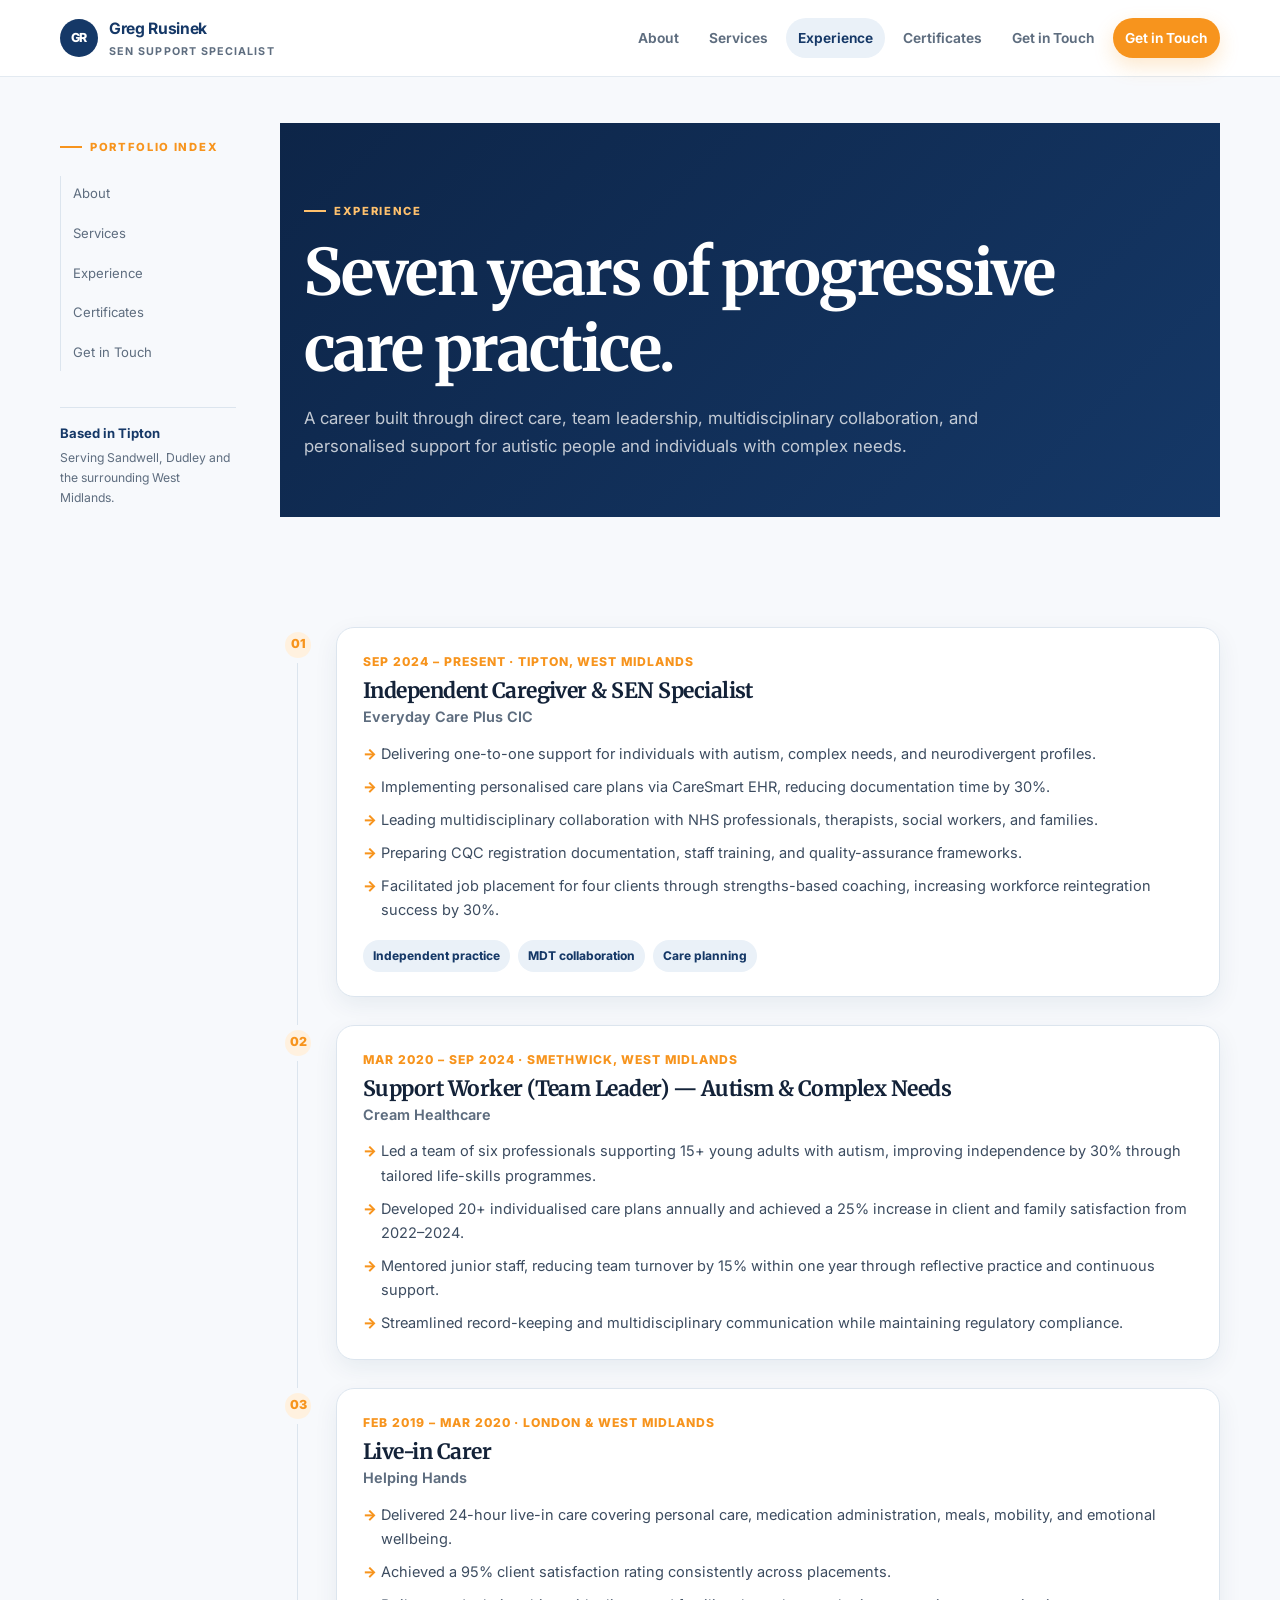
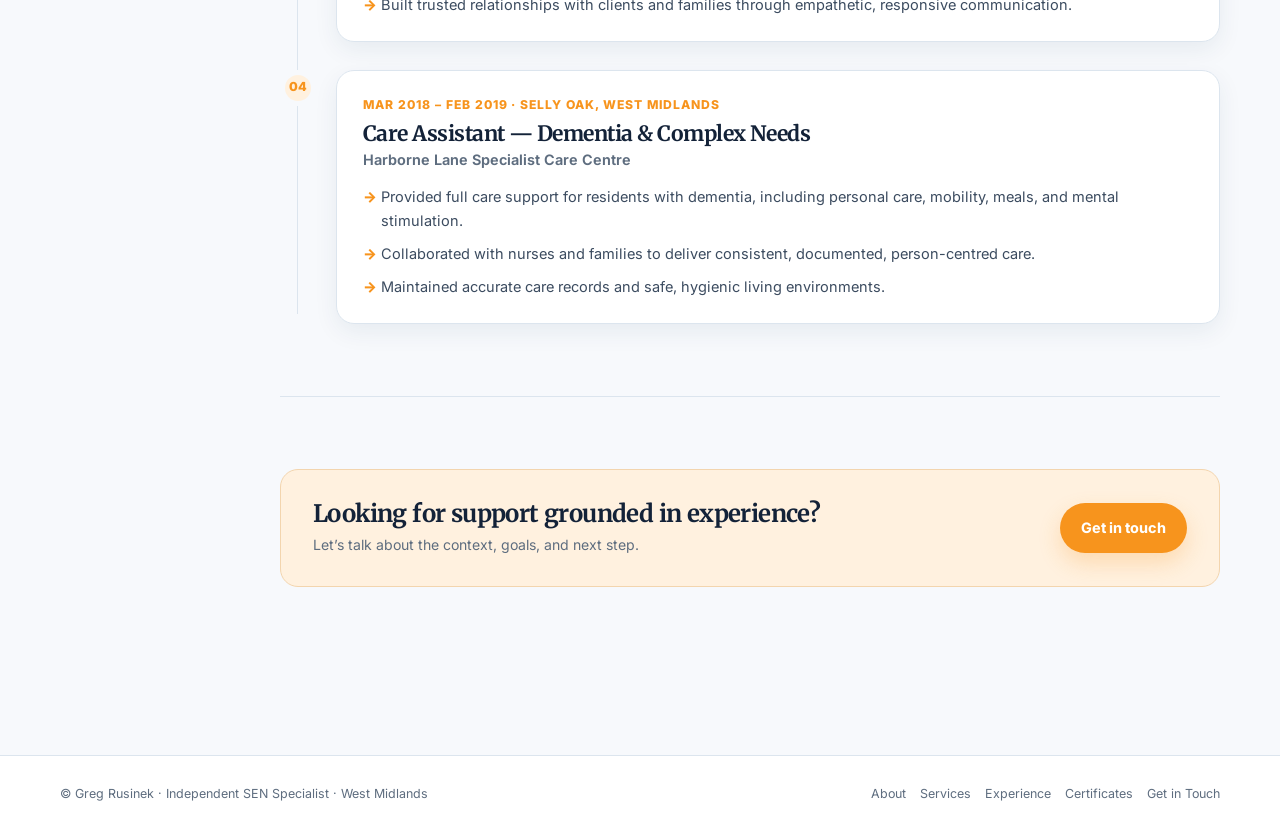
<file: experience/index.html>
<!doctype html>
    <!-- Quiet Confidence direction: concise editorial portfolio with clear proof, calm hierarchy, and humanist warmth. -->
    <html lang="en-GB">
    <head><meta charset="UTF-8" />
<meta name="viewport" content="width=device-width, initial-scale=1.0" />
<meta name="description" content="Review Greg Rusinek’s seven years of progressive care practice across independent support, team leadership, live-in care, and complex needs." />
<meta name="robots" content="index,follow" />
<link rel="canonical" href="https://rusinek-greg.co.uk/experience/" />
<meta property="og:type" content="website" />
<meta property="og:site_name" content="Greg Rusinek" />
<meta property="og:title" content="Experience — Greg Rusinek | SEN Specialist" />
<meta property="og:description" content="Review Greg Rusinek’s seven years of progressive care practice across independent support, team leadership, live-in care, and complex needs." />
<meta property="og:url" content="https://rusinek-greg.co.uk/experience/" />
<meta name="theme-color" content="#153867" />
<title>Experience — Greg Rusinek | SEN Specialist</title>
<link rel="preconnect" href="https://fonts.googleapis.com" />
<link rel="preconnect" href="https://fonts.gstatic.com" crossorigin />
<link href="https://fonts.googleapis.com/css2?family=Inter:wght@400;500;600;700;800&family=Merriweather:wght@400;700&display=swap" rel="stylesheet" />
<link rel="stylesheet" href="/styles.css" />
<script async src="https://www.googletagmanager.com/gtag/js?id=G-5X1YJLMBJV"></script>
<script>window.dataLayer=window.dataLayer||[];function gtag(){dataLayer.push(arguments)}gtag('js',new Date());gtag('config','G-5X1YJLMBJV');</script>
</head>
    <body>
      <a class="skip-link" href="#main">Skip to content</a>
      <header class="site-header">
  <div class="container header-inner">
    <a class="brand" href="/" aria-label="Greg Rusinek home">
      <span class="brand-mark">GR</span>
      <span class="brand-copy"><strong>Greg Rusinek</strong><span>SEN support specialist</span></span>
    </a>
    <button class="nav-toggle" data-nav-toggle aria-expanded="false" aria-controls="main-nav" aria-label="Open navigation">☰</button>
    <nav class="main-nav" id="main-nav" data-nav aria-label="Main navigation">
      <a href="/about/" >About</a><a href="/services/" >Services</a><a href="/experience/" aria-current=page>Experience</a><a href="/certificates/" >Certificates</a><a href="/get-in-touch/" >Get in Touch</a>
      <a class="nav-cta" href="/get-in-touch/">Get in Touch</a>
    </nav>
  </div>
</header>

      <div class="container page-shell"><aside class="section-rail" aria-label="Portfolio sections">
  <span class="rail-kicker">Portfolio index</span>
  <nav class="rail-nav"><a href="/about/">About</a><a href="/services/">Services</a><a href="/experience/">Experience</a><a href="/certificates/">Certificates</a><a href="/get-in-touch/">Get in Touch</a></nav>
  <div class="rail-note"><strong>Based in Tipton</strong>Serving Sandwell, Dudley and the surrounding West Midlands.</div>
</aside>
<main class="page-main" id="main"><section class="page-masthead">
  <div class="container">
    <span class="eyebrow">Experience</span>
    <h1>Seven years of progressive care practice.</h1>
    <p>A career built through direct care, team leadership, multidisciplinary collaboration, and personalised support for autistic people and individuals with complex needs.</p>
  </div>
</section>

<section class="content-section"><div class="timeline"><article class="timeline-item"><span class="timeline-dot">01</span><div class="timeline-card"><div class="timeline-meta">Sep 2024 – Present · Tipton, West Midlands</div><h2>Independent Caregiver &amp; SEN Specialist</h2><h3>Everyday Care Plus CIC</h3><ul><li>Delivering one-to-one support for individuals with autism, complex needs, and neurodivergent profiles.</li><li>Implementing personalised care plans via CareSmart EHR, reducing documentation time by 30%.</li><li>Leading multidisciplinary collaboration with NHS professionals, therapists, social workers, and families.</li><li>Preparing CQC registration documentation, staff training, and quality-assurance frameworks.</li><li>Facilitated job placement for four clients through strengths-based coaching, increasing workforce reintegration success by 30%.</li></ul><div class="pill-row"><span class="pill">Independent practice</span><span class="pill">MDT collaboration</span><span class="pill">Care planning</span></div></div></article><article class="timeline-item"><span class="timeline-dot">02</span><div class="timeline-card"><div class="timeline-meta">Mar 2020 – Sep 2024 · Smethwick, West Midlands</div><h2>Support Worker (Team Leader) — Autism &amp; Complex Needs</h2><h3>Cream Healthcare</h3><ul><li>Led a team of six professionals supporting 15+ young adults with autism, improving independence by 30% through tailored life-skills programmes.</li><li>Developed 20+ individualised care plans annually and achieved a 25% increase in client and family satisfaction from 2022–2024.</li><li>Mentored junior staff, reducing team turnover by 15% within one year through reflective practice and continuous support.</li><li>Streamlined record-keeping and multidisciplinary communication while maintaining regulatory compliance.</li></ul></div></article><article class="timeline-item"><span class="timeline-dot">03</span><div class="timeline-card"><div class="timeline-meta">Feb 2019 – Mar 2020 · London &amp; West Midlands</div><h2>Live-in Carer</h2><h3>Helping Hands</h3><ul><li>Delivered 24-hour live-in care covering personal care, medication administration, meals, mobility, and emotional wellbeing.</li><li>Achieved a 95% client satisfaction rating consistently across placements.</li><li>Built trusted relationships with clients and families through empathetic, responsive communication.</li></ul></div></article><article class="timeline-item"><span class="timeline-dot">04</span><div class="timeline-card"><div class="timeline-meta">Mar 2018 – Feb 2019 · Selly Oak, West Midlands</div><h2>Care Assistant — Dementia &amp; Complex Needs</h2><h3>Harborne Lane Specialist Care Centre</h3><ul><li>Provided full care support for residents with dementia, including personal care, mobility, meals, and mental stimulation.</li><li>Collaborated with nurses and families to deliver consistent, documented, person-centred care.</li><li>Maintained accurate care records and safe, hygienic living environments.</li></ul></div></article></div></section>
<section class="content-section"><div class="cta-band"><div><h2>Looking for support grounded in experience?</h2><p>Let’s talk about the context, goals, and next step.</p></div><a class="button button-primary" href="/get-in-touch/">Get in touch</a></div></section>
</main></div>
      <footer class="site-footer">
  <div class="container footer-inner">
    <p>© Greg Rusinek · Independent SEN Specialist · West Midlands</p>
    <div class="footer-links"><a href="/about/">About</a><a href="/services/">Services</a><a href="/experience/">Experience</a><a href="/certificates/">Certificates</a><a href="/get-in-touch/">Get in Touch</a></div>
  </div>
</footer>
<script src="/script.js"></script>

    </body>
    </html>
</file>
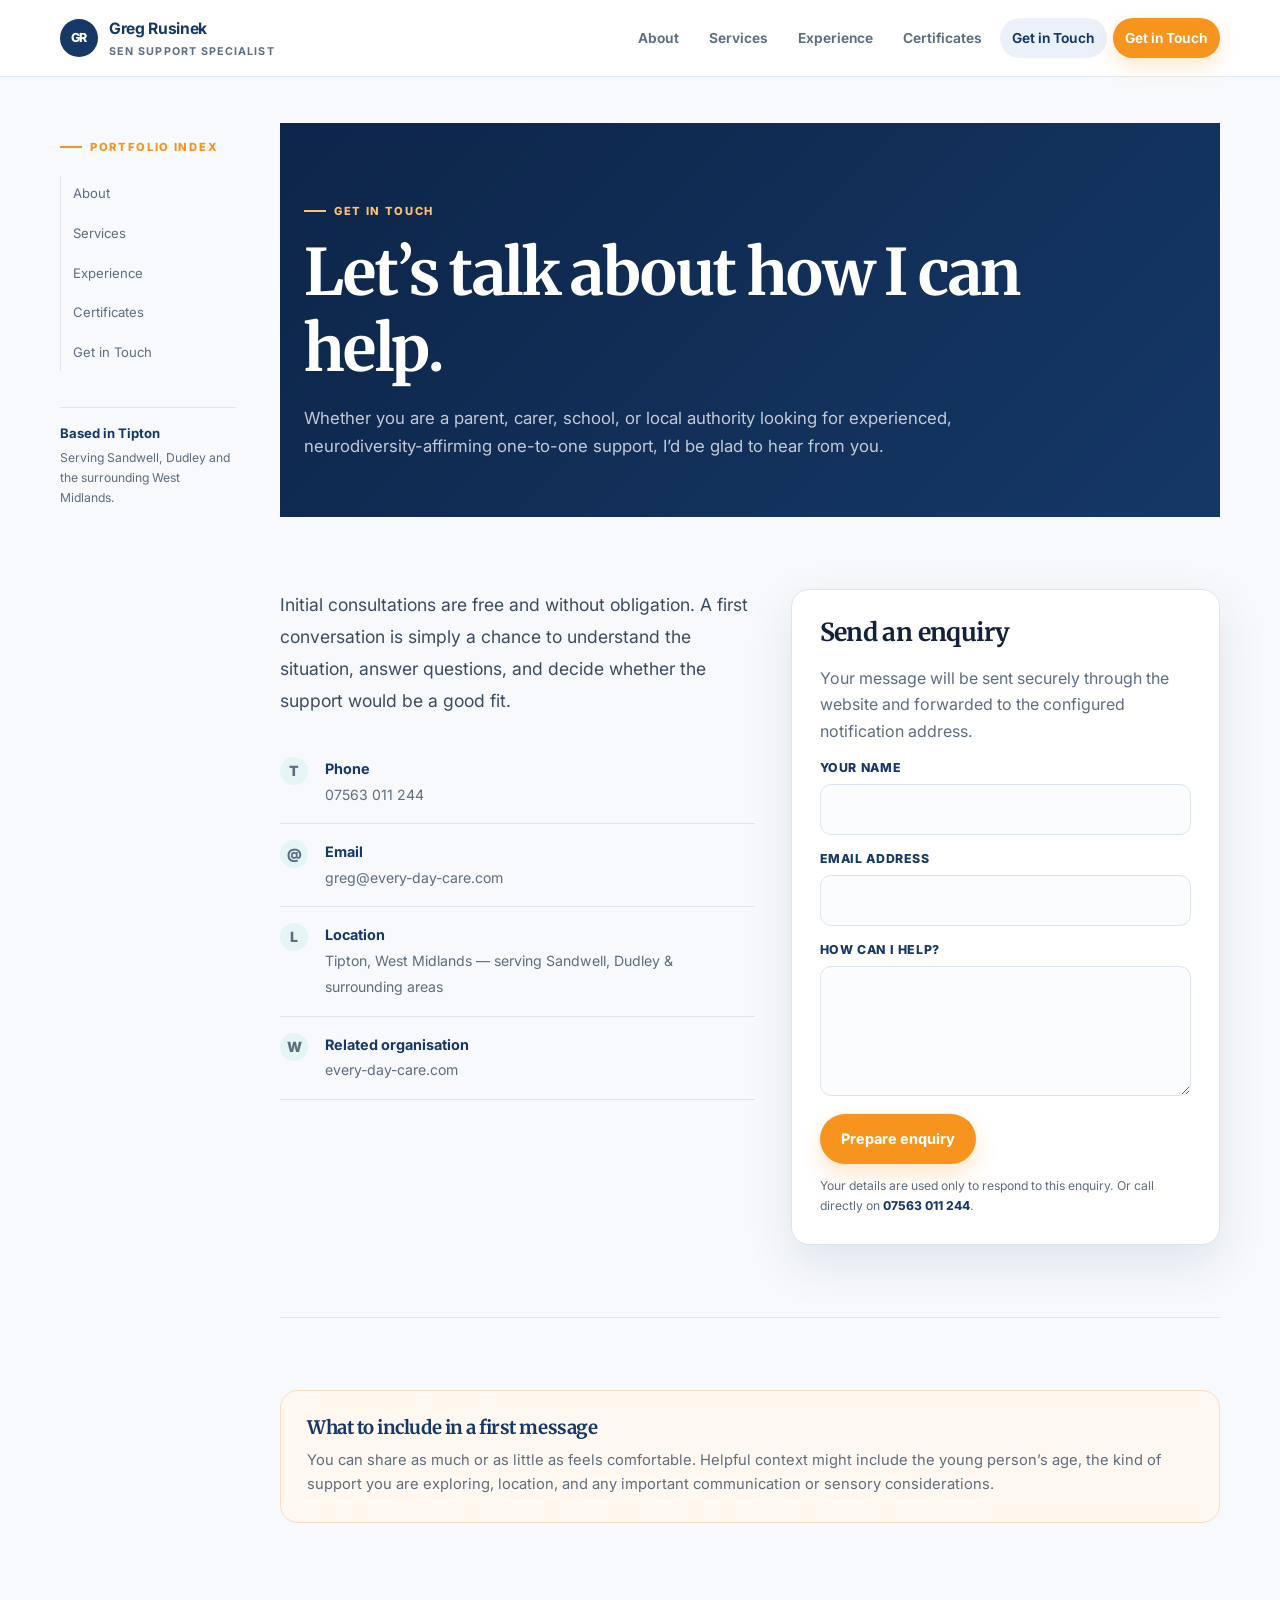
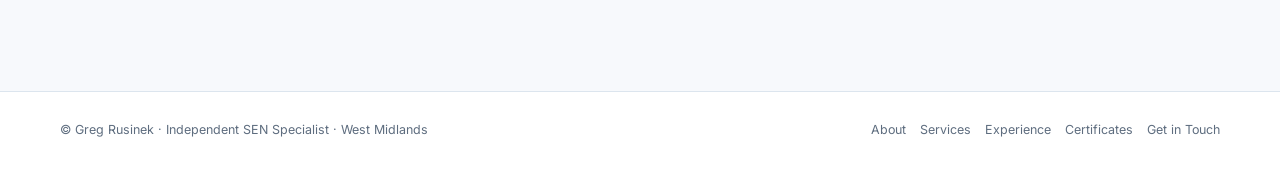
<file: get-in-touch/index.html>
<!doctype html>
    <!-- Quiet Confidence direction: concise editorial portfolio with clear proof, calm hierarchy, and humanist warmth. -->
    <html lang="en-GB">
    <head><meta charset="UTF-8" />
<meta name="viewport" content="width=device-width, initial-scale=1.0" />
<meta name="description" content="Contact Greg Rusinek about one-to-one SEN support, autism support, and neurodiversity-affirming care in the West Midlands." />
<meta name="robots" content="index,follow" />
<link rel="canonical" href="https://rusinek-greg.co.uk/get-in-touch/" />
<meta property="og:type" content="website" />
<meta property="og:site_name" content="Greg Rusinek" />
<meta property="og:title" content="Get in Touch — Greg Rusinek | SEN Support" />
<meta property="og:description" content="Contact Greg Rusinek about one-to-one SEN support, autism support, and neurodiversity-affirming care in the West Midlands." />
<meta property="og:url" content="https://rusinek-greg.co.uk/get-in-touch/" />
<meta name="theme-color" content="#153867" />
<title>Get in Touch — Greg Rusinek | SEN Support</title>
<link rel="preconnect" href="https://fonts.googleapis.com" />
<link rel="preconnect" href="https://fonts.gstatic.com" crossorigin />
<link href="https://fonts.googleapis.com/css2?family=Inter:wght@400;500;600;700;800&family=Merriweather:wght@400;700&display=swap" rel="stylesheet" />
<link rel="stylesheet" href="/styles.css" />
<script async src="https://www.googletagmanager.com/gtag/js?id=G-5X1YJLMBJV"></script>
<script>window.dataLayer=window.dataLayer||[];function gtag(){dataLayer.push(arguments)}gtag('js',new Date());gtag('config','G-5X1YJLMBJV');</script>
</head>
    <body>
      <a class="skip-link" href="#main">Skip to content</a>
      <header class="site-header">
  <div class="container header-inner">
    <a class="brand" href="/" aria-label="Greg Rusinek home">
      <span class="brand-mark">GR</span>
      <span class="brand-copy"><strong>Greg Rusinek</strong><span>SEN support specialist</span></span>
    </a>
    <button class="nav-toggle" data-nav-toggle aria-expanded="false" aria-controls="main-nav" aria-label="Open navigation">☰</button>
    <nav class="main-nav" id="main-nav" data-nav aria-label="Main navigation">
      <a href="/about/" >About</a><a href="/services/" >Services</a><a href="/experience/" >Experience</a><a href="/certificates/" >Certificates</a><a href="/get-in-touch/" aria-current=page>Get in Touch</a>
      <a class="nav-cta" href="/get-in-touch/">Get in Touch</a>
    </nav>
  </div>
</header>

      <div class="container page-shell"><aside class="section-rail" aria-label="Portfolio sections">
  <span class="rail-kicker">Portfolio index</span>
  <nav class="rail-nav"><a href="/about/">About</a><a href="/services/">Services</a><a href="/experience/">Experience</a><a href="/certificates/">Certificates</a><a href="/get-in-touch/">Get in Touch</a></nav>
  <div class="rail-note"><strong>Based in Tipton</strong>Serving Sandwell, Dudley and the surrounding West Midlands.</div>
</aside>
<main class="page-main" id="main"><section class="page-masthead">
  <div class="container">
    <span class="eyebrow">Get in touch</span>
    <h1>Let’s talk about how I can help.</h1>
    <p>Whether you are a parent, carer, school, or local authority looking for experienced, neurodiversity-affirming one-to-one support, I’d be glad to hear from you.</p>
  </div>
</section>

<section class="content-section"><div class="form-grid"><div><p class="lead">Initial consultations are free and without obligation. A first conversation is simply a chance to understand the situation, answer questions, and decide whether the support would be a good fit.</p><div class="contact-list"><div class="contact-item"><span class="contact-icon">T</span><div><strong>Phone</strong><a href="tel:+447563011244">07563 011 244</a></div></div><div class="contact-item"><span class="contact-icon">@</span><div><strong>Email</strong><a href="mailto:greg@every-day-care.com">greg@every-day-care.com</a></div></div><div class="contact-item"><span class="contact-icon">L</span><div><strong>Location</strong><span>Tipton, West Midlands — serving Sandwell, Dudley &amp; surrounding areas</span></div></div><div class="contact-item"><span class="contact-icon">W</span><div><strong>Related organisation</strong><a href="https://every-day-care.com/" target="_blank" rel="noreferrer">every-day-care.com</a></div></div></div></div><form class="enquiry" name="portfolio-enquiry" method="POST" action="/get-in-touch/?success=1" data-netlify="true" netlify netlify-honeypot="bot-field" data-enquiry-form><input type="hidden" name="form-name" value="portfolio-enquiry" /><p class="hidden-field"><label>Do not fill this out: <input name="bot-field" /></label></p><h2>Send an enquiry</h2><p>Your message will be sent securely through the website and forwarded to the configured notification address.</p><div class="field"><label for="name">Your name</label><input id="name" name="name" autocomplete="name" required /></div><div class="field"><label for="email">Email address</label><input id="email" type="email" name="email" autocomplete="email" required /></div><div class="field"><label for="message">How can I help?</label><textarea id="message" name="message" required></textarea></div><button class="button button-primary" type="submit" style="margin-top:18px">Prepare enquiry</button><p class="form-note">Your details are used only to respond to this enquiry. Or call directly on <a href="tel:+447563011244" style="color:var(--navy);font-weight:750">07563 011 244</a>.</p></form></div></section>
<section class="content-section"><div class="proof-panel"><h3>What to include in a first message</h3><p>You can share as much or as little as feels comfortable. Helpful context might include the young person’s age, the kind of support you are exploring, location, and any important communication or sensory considerations.</p></div></section>
</main></div>
      <footer class="site-footer">
  <div class="container footer-inner">
    <p>© Greg Rusinek · Independent SEN Specialist · West Midlands</p>
    <div class="footer-links"><a href="/about/">About</a><a href="/services/">Services</a><a href="/experience/">Experience</a><a href="/certificates/">Certificates</a><a href="/get-in-touch/">Get in Touch</a></div>
  </div>
</footer>
<script src="/script.js"></script>

    </body>
    </html>
</file>
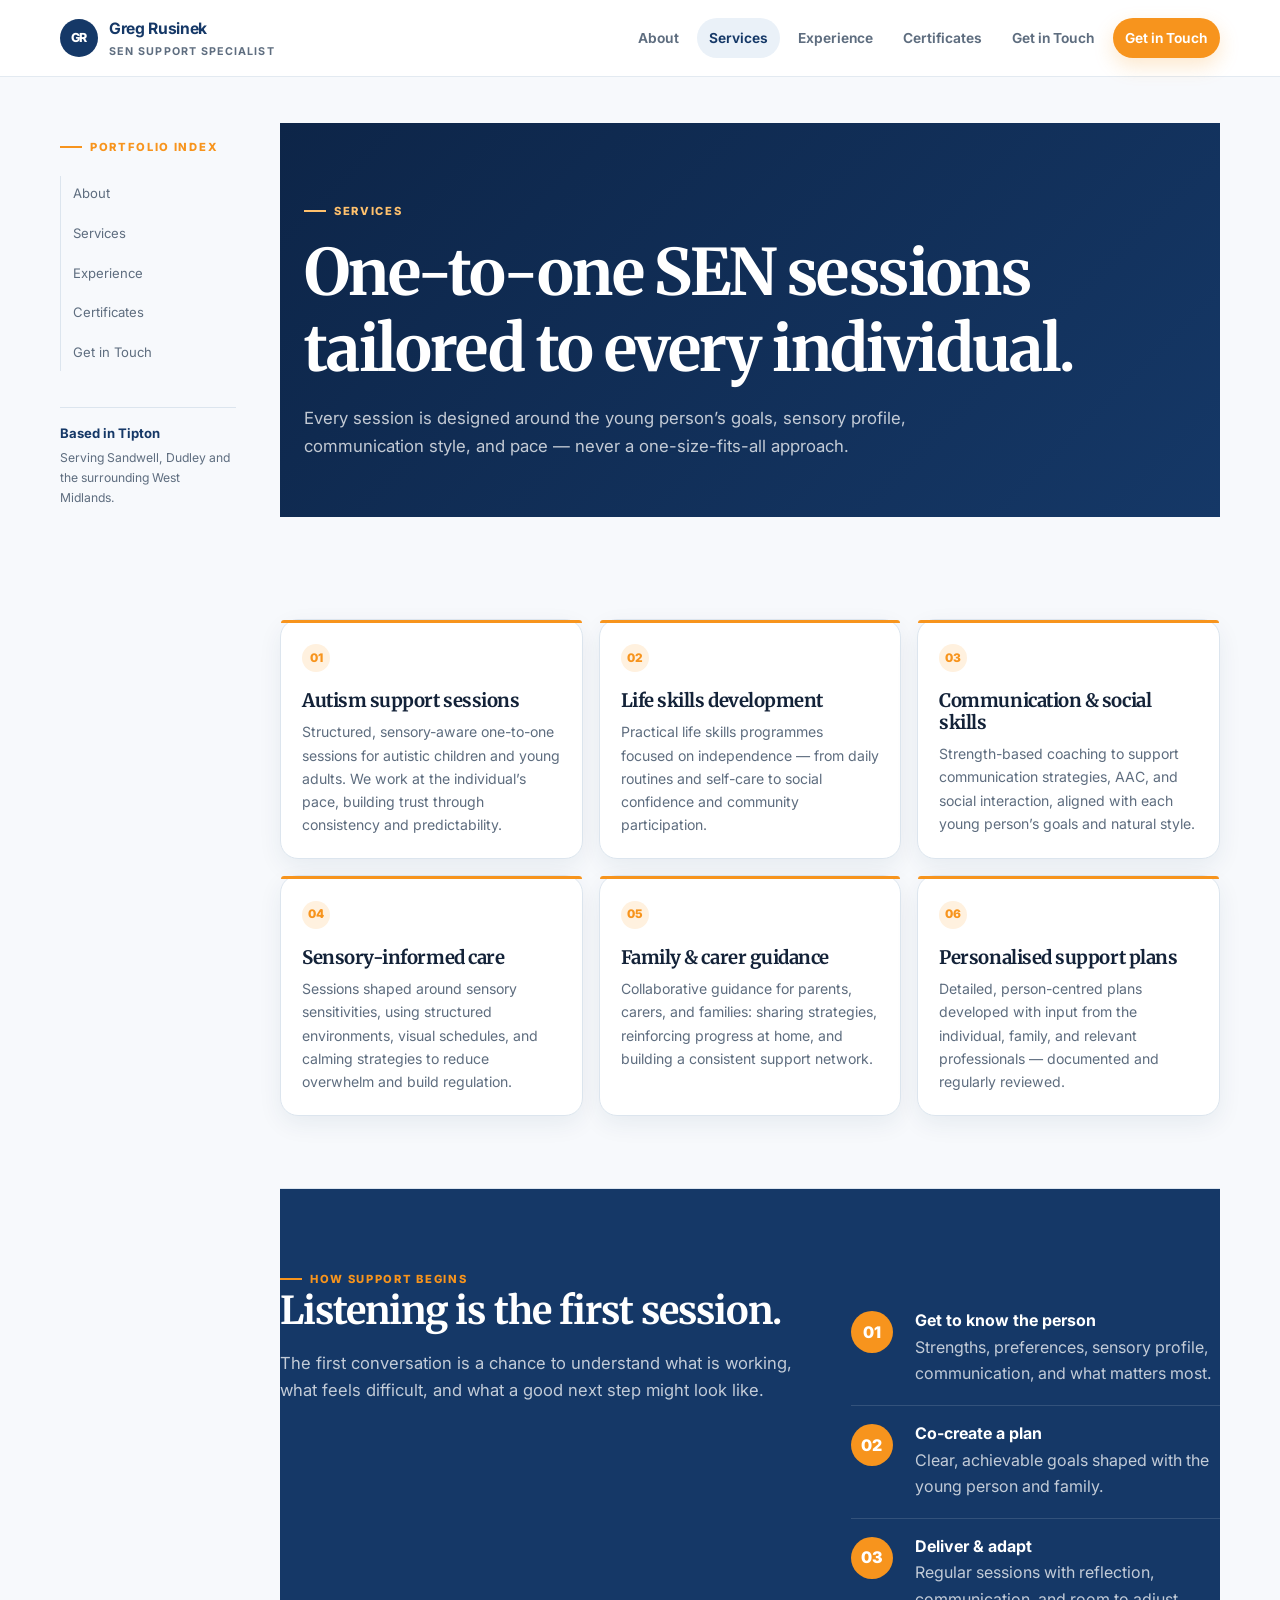
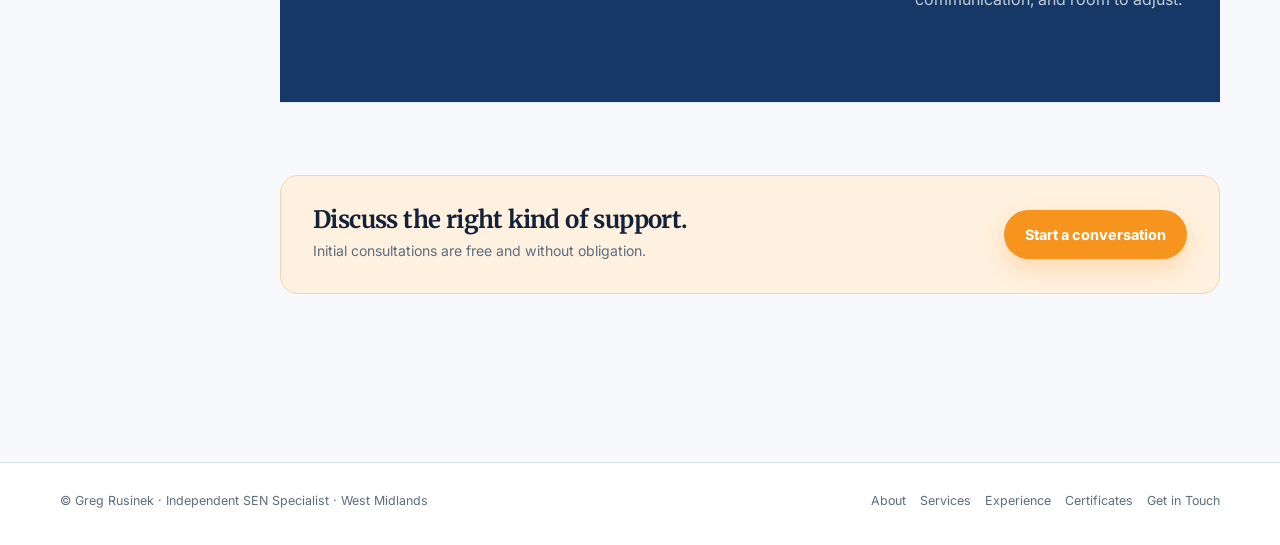
<file: services/index.html>
<!doctype html>
    <!-- Quiet Confidence direction: concise editorial portfolio with clear proof, calm hierarchy, and humanist warmth. -->
    <html lang="en-GB">
    <head><meta charset="UTF-8" />
<meta name="viewport" content="width=device-width, initial-scale=1.0" />
<meta name="description" content="Explore tailored autism support, life skills development, communication coaching, sensory-informed care, family guidance, and personalised support plans." />
<meta name="robots" content="index,follow" />
<link rel="canonical" href="https://rusinek-greg.co.uk/services/" />
<meta property="og:type" content="website" />
<meta property="og:site_name" content="Greg Rusinek" />
<meta property="og:title" content="Services — One-to-One SEN Support | Greg Rusinek" />
<meta property="og:description" content="Explore tailored autism support, life skills development, communication coaching, sensory-informed care, family guidance, and personalised support plans." />
<meta property="og:url" content="https://rusinek-greg.co.uk/services/" />
<meta name="theme-color" content="#153867" />
<title>Services — One-to-One SEN Support | Greg Rusinek</title>
<link rel="preconnect" href="https://fonts.googleapis.com" />
<link rel="preconnect" href="https://fonts.gstatic.com" crossorigin />
<link href="https://fonts.googleapis.com/css2?family=Inter:wght@400;500;600;700;800&family=Merriweather:wght@400;700&display=swap" rel="stylesheet" />
<link rel="stylesheet" href="/styles.css" />
<script async src="https://www.googletagmanager.com/gtag/js?id=G-5X1YJLMBJV"></script>
<script>window.dataLayer=window.dataLayer||[];function gtag(){dataLayer.push(arguments)}gtag('js',new Date());gtag('config','G-5X1YJLMBJV');</script>
</head>
    <body>
      <a class="skip-link" href="#main">Skip to content</a>
      <header class="site-header">
  <div class="container header-inner">
    <a class="brand" href="/" aria-label="Greg Rusinek home">
      <span class="brand-mark">GR</span>
      <span class="brand-copy"><strong>Greg Rusinek</strong><span>SEN support specialist</span></span>
    </a>
    <button class="nav-toggle" data-nav-toggle aria-expanded="false" aria-controls="main-nav" aria-label="Open navigation">☰</button>
    <nav class="main-nav" id="main-nav" data-nav aria-label="Main navigation">
      <a href="/about/" >About</a><a href="/services/" aria-current=page>Services</a><a href="/experience/" >Experience</a><a href="/certificates/" >Certificates</a><a href="/get-in-touch/" >Get in Touch</a>
      <a class="nav-cta" href="/get-in-touch/">Get in Touch</a>
    </nav>
  </div>
</header>

      <div class="container page-shell"><aside class="section-rail" aria-label="Portfolio sections">
  <span class="rail-kicker">Portfolio index</span>
  <nav class="rail-nav"><a href="/about/">About</a><a href="/services/">Services</a><a href="/experience/">Experience</a><a href="/certificates/">Certificates</a><a href="/get-in-touch/">Get in Touch</a></nav>
  <div class="rail-note"><strong>Based in Tipton</strong>Serving Sandwell, Dudley and the surrounding West Midlands.</div>
</aside>
<main class="page-main" id="main"><section class="page-masthead">
  <div class="container">
    <span class="eyebrow">Services</span>
    <h1>One-to-one SEN sessions tailored to every individual.</h1>
    <p>Every session is designed around the young person’s goals, sensory profile, communication style, and pace — never a one-size-fits-all approach.</p>
  </div>
</section>

<section class="content-section"><div class="card-grid"><article class="card"><span class="card-number">01</span><h3>Autism support sessions</h3><p>Structured, sensory-aware one-to-one sessions for autistic children and young adults. We work at the individual’s pace, building trust through consistency and predictability.</p></article><article class="card"><span class="card-number">02</span><h3>Life skills development</h3><p>Practical life skills programmes focused on independence — from daily routines and self-care to social confidence and community participation.</p></article><article class="card"><span class="card-number">03</span><h3>Communication &amp; social skills</h3><p>Strength-based coaching to support communication strategies, AAC, and social interaction, aligned with each young person’s goals and natural style.</p></article><article class="card"><span class="card-number">04</span><h3>Sensory-informed care</h3><p>Sessions shaped around sensory sensitivities, using structured environments, visual schedules, and calming strategies to reduce overwhelm and build regulation.</p></article><article class="card"><span class="card-number">05</span><h3>Family &amp; carer guidance</h3><p>Collaborative guidance for parents, carers, and families: sharing strategies, reinforcing progress at home, and building a consistent support network.</p></article><article class="card"><span class="card-number">06</span><h3>Personalised support plans</h3><p>Detailed, person-centred plans developed with input from the individual, family, and relevant professionals — documented and regularly reviewed.</p></article></div></section>
<section class="content-section dark-band"><div class="two-col"><div class="section-intro"><span class="eyebrow">How support begins</span><h2>Listening is the first session.</h2><p>The first conversation is a chance to understand what is working, what feels difficult, and what a good next step might look like.</p></div><div class="process-list"><div class="process-item"><span class="step">01</span><div><h3>Get to know the person</h3><p>Strengths, preferences, sensory profile, communication, and what matters most.</p></div></div><div class="process-item"><span class="step">02</span><div><h3>Co-create a plan</h3><p>Clear, achievable goals shaped with the young person and family.</p></div></div><div class="process-item"><span class="step">03</span><div><h3>Deliver &amp; adapt</h3><p>Regular sessions with reflection, communication, and room to adjust.</p></div></div></div></div></section>
<section class="content-section"><div class="cta-band"><div><h2>Discuss the right kind of support.</h2><p>Initial consultations are free and without obligation.</p></div><a class="button button-primary" href="/get-in-touch/">Start a conversation</a></div></section>
</main></div>
      <footer class="site-footer">
  <div class="container footer-inner">
    <p>© Greg Rusinek · Independent SEN Specialist · West Midlands</p>
    <div class="footer-links"><a href="/about/">About</a><a href="/services/">Services</a><a href="/experience/">Experience</a><a href="/certificates/">Certificates</a><a href="/get-in-touch/">Get in Touch</a></div>
  </div>
</footer>
<script src="/script.js"></script>

    </body>
    </html>
</file>
<file: styles.css>
/* Quiet Confidence direction: contemporary editorial portfolio, navy/orange identity, serif display, asymmetric proof-led layout. */
:root {
  --ink: #132238;
  --navy: #153867;
  --navy-deep: #0d2548;
  --blue-soft: #eaf1f8;
  --orange: #f7941d;
  --orange-soft: #fff1df;
  --teal: #007c86;
  --teal-soft: #e4f5f4;
  --paper: #f7f9fc;
  --warm: #fff8f0;
  --white: #ffffff;
  --muted: #5e6d7f;
  --line: #dce5ee;
  --shadow: 0 18px 48px rgba(20, 50, 89, .10);
  --shadow-soft: 0 8px 24px rgba(20, 50, 89, .07);
  --radius: 18px;
  --ease: cubic-bezier(.23, 1, .32, 1);
}
* { box-sizing: border-box; }
html { scroll-behavior: smooth; }
body { margin: 0; background: var(--paper); color: var(--ink); font-family: Inter, ui-sans-serif, system-ui, -apple-system, BlinkMacSystemFont, "Segoe UI", sans-serif; line-height: 1.65; }
a { color: inherit; text-decoration: none; }
img { max-width: 100%; display: block; }
button, input, textarea { font: inherit; }
button { cursor: pointer; }
h1, h2, h3, h4 { margin: 0; color: var(--ink); font-family: Merriweather, Georgia, serif; line-height: 1.18; letter-spacing: -.025em; }
h1 { font-size: clamp(2.35rem, 6vw, 5.05rem); }
h2 { font-size: clamp(1.85rem, 3vw, 3.1rem); }
h3 { font-size: 1.16rem; }
p { margin: 0; color: var(--muted); }
.container { width: min(1160px, calc(100% - 48px)); margin-inline: auto; }
.skip-link { position: fixed; left: 16px; top: 12px; z-index: 200; background: var(--orange); color: var(--white); padding: 9px 13px; border-radius: 999px; transform: translateY(-150%); transition: transform .18s var(--ease); }
.skip-link:focus { transform: translateY(0); }
.site-header { position: sticky; top: 0; z-index: 100; background: rgba(255,255,255,.94); border-bottom: 1px solid rgba(220,229,238,.8); backdrop-filter: blur(16px); }
.header-inner { min-height: 76px; display: flex; align-items: center; justify-content: space-between; gap: 24px; }
.brand { display: inline-flex; align-items: center; gap: 11px; color: var(--navy); font-weight: 800; letter-spacing: -.02em; }
.brand-mark { width: 38px; height: 38px; border-radius: 50%; display: grid; place-items: center; color: white; background: var(--navy); font-size: .78rem; letter-spacing: -.06em; }
.brand-copy { display: grid; gap: 1px; }
.brand-copy strong { font-size: .98rem; }
.brand-copy span { color: var(--muted); font-size: .67rem; font-weight: 700; letter-spacing: .1em; text-transform: uppercase; }
.main-nav { display: flex; align-items: center; gap: 6px; }
.main-nav a { padding: 9px 12px; border-radius: 999px; color: var(--muted); font-size: .86rem; font-weight: 650; transition: color .18s var(--ease), background .18s var(--ease), transform .18s var(--ease); }
.main-nav a:hover, .main-nav a[aria-current="page"] { color: var(--navy); background: var(--blue-soft); }
.main-nav a:active { transform: scale(.97); }
.nav-cta { background: var(--orange) !important; color: white !important; box-shadow: 0 8px 20px rgba(247,148,29,.22); }
.nav-cta:hover { background: #e4820d !important; }
.nav-toggle { display: none; border: 1px solid var(--line); background: white; color: var(--navy); border-radius: 12px; padding: 9px 12px; font-size: 1.1rem; }
.page-shell { display: grid; grid-template-columns: 176px minmax(0, 1fr); gap: 44px; padding: 46px 0 96px; }
.section-rail { position: sticky; top: 118px; align-self: start; padding-top: 6px; }
.rail-kicker, .eyebrow { display: inline-flex; align-items: center; gap: 8px; color: var(--orange); font-size: .7rem; font-weight: 800; letter-spacing: .15em; text-transform: uppercase; }
.rail-kicker::before, .eyebrow::before { content: ''; width: 22px; height: 2px; background: currentColor; }
.rail-nav { display: grid; gap: 4px; margin-top: 20px; padding-left: 12px; border-left: 1px solid var(--line); }
.rail-nav a { color: var(--muted); font-size: .82rem; padding: 7px 0; transition: color .18s var(--ease), transform .18s var(--ease); }
.rail-nav a:hover { color: var(--orange); transform: translateX(3px); }
.rail-note { margin-top: 36px; padding-top: 15px; border-top: 1px solid var(--line); color: var(--muted); font-size: .76rem; }
.rail-note strong { display: block; color: var(--navy); font-size: .82rem; margin-bottom: 4px; }
.page-main { min-width: 0; }
.hero { position: relative; overflow: hidden; color: white; background: linear-gradient(135deg, var(--navy-deep), var(--navy) 56%, #2a5a91); padding: 84px 0 76px; }
.hero::after { content: ''; position: absolute; width: 480px; height: 480px; right: -170px; top: -240px; border: 1px solid rgba(255,255,255,.15); border-radius: 50%; box-shadow: 0 0 0 48px rgba(255,255,255,.035), 0 0 0 96px rgba(255,255,255,.025); pointer-events: none; }
.hero-grid { position: relative; z-index: 1; display: grid; grid-template-columns: minmax(0, 1.2fr) minmax(270px, .65fr); gap: 62px; align-items: end; }
.hero h1, .hero h2, .hero h3 { color: white; }
.hero .eyebrow { color: #ffc16d; }
.hero-copy { max-width: 720px; }
.hero-copy p { max-width: 640px; color: rgba(255,255,255,.78); font-size: 1.08rem; margin-top: 22px; }
.hero-actions { display: flex; flex-wrap: wrap; gap: 12px; margin-top: 32px; }
.button { display: inline-flex; align-items: center; justify-content: center; gap: 9px; border: 0; border-radius: 999px; padding: 13px 21px; font-size: .9rem; font-weight: 750; transition: transform .18s var(--ease), box-shadow .18s var(--ease), background .18s var(--ease); }
.button:hover { transform: translateY(-2px); }
.button:active { transform: scale(.97); }
.button-primary { background: var(--orange); color: white; box-shadow: 0 10px 22px rgba(247,148,29,.24); }
.button-primary:hover { background: #e4820d; }
.button-light { background: rgba(255,255,255,.08); color: white; border: 1px solid rgba(255,255,255,.4); }
.button-light:hover { background: rgba(255,255,255,.16); }
.button-dark { background: var(--navy); color: white; }
.button-dark:hover { background: var(--navy-deep); }
.hero-card { padding: 26px; border-radius: var(--radius); background: rgba(255,255,255,.10); border: 1px solid rgba(255,255,255,.18); box-shadow: 0 20px 40px rgba(0,0,0,.12); }
.hero-card-top { display: flex; align-items: center; gap: 13px; padding-bottom: 20px; border-bottom: 1px solid rgba(255,255,255,.15); }
.avatar { width: 58px; height: 58px; display: grid; place-items: center; flex: 0 0 auto; border-radius: 50%; background: var(--orange); color: white; font-family: Merriweather, Georgia, serif; font-size: 1.45rem; font-weight: 800; }
.hero-card strong { display: block; font-size: 1rem; }
.hero-card small { display: block; color: rgba(255,255,255,.66); font-size: .76rem; }
.stat-grid { display: grid; grid-template-columns: 1fr 1fr; gap: 10px; margin-top: 20px; }
.stat { padding: 14px 12px; border-radius: 12px; background: rgba(255,255,255,.08); }
.stat strong { color: #ffc16d; font-size: 1.55rem; line-height: 1; }
.stat span { display: block; color: rgba(255,255,255,.65); font-size: .68rem; letter-spacing: .08em; line-height: 1.35; text-transform: uppercase; margin-top: 6px; }
.proof-strip { display: grid; grid-template-columns: repeat(4,1fr); gap: 1px; background: var(--line); border-bottom: 1px solid var(--line); }
.proof-item { padding: 18px 16px; background: white; color: var(--muted); font-size: .79rem; font-weight: 650; text-align: center; }
.proof-item strong { display: block; color: var(--navy); font-family: Merriweather, Georgia, serif; font-size: 1.05rem; margin-bottom: 3px; }
.content-section { padding: 72px 0; }
.content-section + .content-section { border-top: 1px solid var(--line); }
.section-intro { max-width: 740px; }
.section-intro p { max-width: 680px; margin-top: 16px; font-size: 1.04rem; }
.lead { font-size: 1.1rem; line-height: 1.82; color: #3c4c60; }
.two-col { display: grid; grid-template-columns: minmax(0, 1.05fr) minmax(260px, .75fr); gap: 54px; align-items: start; }
.stack { display: grid; gap: 18px; }
.proof-panel { padding: 26px; background: var(--warm); border: 1px solid #f4dcc1; border-radius: var(--radius); }
.proof-panel h3 { color: var(--navy); margin-bottom: 9px; }
.proof-panel p { font-size: .92rem; }
.mini-list { display: grid; gap: 0; margin-top: 20px; }
.mini-list div { padding: 13px 0; border-bottom: 1px solid var(--line); }
.mini-list div:last-child { border-bottom: 0; }
.mini-list strong { display: block; color: var(--navy); font-size: .9rem; }
.mini-list span { color: var(--muted); font-size: .82rem; }
.card-grid { display: grid; grid-template-columns: repeat(3,1fr); gap: 16px; margin-top: 30px; }
.card { position: relative; padding: 23px 21px 22px; background: white; border: 1px solid var(--line); border-radius: var(--radius); box-shadow: var(--shadow-soft); transition: transform .2s var(--ease), box-shadow .2s var(--ease), border-color .2s var(--ease); }
.card::before { content: ''; position: absolute; inset: 0 auto auto 0; width: 100%; height: 3px; border-radius: var(--radius) var(--radius) 0 0; background: var(--orange); }
.card:hover { transform: translateY(-4px); box-shadow: var(--shadow); border-color: #c9d8e6; }
.card-number { display: inline-grid; place-items: center; width: 28px; height: 28px; margin-bottom: 18px; border-radius: 50%; background: var(--orange-soft); color: var(--orange); font-size: .74rem; font-weight: 850; }
.card h3 { margin-bottom: 8px; }
.card p { font-size: .88rem; }
.link-row { display: flex; align-items: center; justify-content: space-between; gap: 20px; margin-top: 26px; color: var(--navy); font-size: .88rem; font-weight: 750; }
.link-row span { color: var(--orange); }
.dark-band { background: var(--navy); color: white; }
.dark-band h2, .dark-band h3 { color: white; }
.dark-band p { color: rgba(255,255,255,.74); }
.process-list { display: grid; gap: 0; margin-top: 32px; }
.process-item { display: grid; grid-template-columns: 46px minmax(0,1fr); gap: 18px; align-items: start; padding: 18px 0; border-bottom: 1px solid rgba(255,255,255,.13); }
.process-item:last-child { border-bottom: 0; }
.step { display: grid; place-items: center; width: 42px; height: 42px; border-radius: 50%; background: var(--orange); color: white; font-weight: 850; }
.process-item h3 { font-family: Inter, sans-serif; font-size: 1rem; letter-spacing: 0; margin-bottom: 4px; }
.quote { padding: 25px 0 0; border-top: 3px solid var(--orange); }
.quote p { color: #3c4c60; font-family: Merriweather, Georgia, serif; font-size: 1.06rem; line-height: 1.65; }
.quote cite { display: block; margin-top: 10px; color: var(--muted); font-size: .78rem; font-style: normal; }
.page-masthead { padding: 70px 0 56px; background: linear-gradient(135deg, var(--navy-deep), var(--navy)); color: white; }
.page-masthead h1 { max-width: 780px; color: white; font-size: clamp(2.35rem, 5vw, 4.35rem); margin-top: 15px; }
.page-masthead p { max-width: 700px; color: rgba(255,255,255,.75); font-size: 1.05rem; margin-top: 19px; }
.page-masthead .eyebrow { color: #ffc16d; }
.timeline { position: relative; display: grid; gap: 28px; margin-top: 38px; }
.timeline::before { content: ''; position: absolute; left: 17px; top: 10px; bottom: 10px; width: 1px; background: var(--line); }
.timeline-item { position: relative; display: grid; grid-template-columns: 36px minmax(0,1fr); gap: 20px; }
.timeline-dot { position: relative; z-index: 1; width: 36px; height: 36px; display: grid; place-items: center; border-radius: 50%; background: var(--orange-soft); color: var(--orange); font-size: .78rem; font-weight: 850; border: 5px solid var(--paper); }
.timeline-card { padding: 24px 26px; border: 1px solid var(--line); border-radius: var(--radius); background: white; box-shadow: var(--shadow-soft); }
.timeline-meta { color: var(--orange); font-size: .76rem; font-weight: 800; letter-spacing: .08em; text-transform: uppercase; }
.timeline-card h2 { font-size: 1.32rem; margin-top: 7px; }
.timeline-card h3 { font-family: Inter, sans-serif; color: var(--muted); font-size: .9rem; font-weight: 650; letter-spacing: 0; margin-top: 4px; }
.timeline-card ul { margin: 17px 0 0; padding: 0; list-style: none; display: grid; gap: 9px; }
.timeline-card li { position: relative; padding-left: 18px; color: #3c4c60; font-size: .91rem; }
.timeline-card li::before { content: '→'; position: absolute; left: 0; color: var(--orange); font-weight: 850; }
.pill-row { display: flex; flex-wrap: wrap; gap: 8px; margin-top: 18px; }
.pill { display: inline-flex; padding: 6px 10px; border-radius: 999px; color: var(--navy); background: var(--blue-soft); font-size: .75rem; font-weight: 750; }
.value-grid { display: grid; grid-template-columns: repeat(2, 1fr); gap: 15px; margin-top: 28px; }
.value-card { padding: 21px; background: white; border: 1px solid var(--line); border-radius: var(--radius); }
.value-card h3 { margin-bottom: 7px; font-family: Inter, sans-serif; font-size: 1rem; letter-spacing: 0; }
.value-card p { font-size: .89rem; }
.cert-grid { display: grid; grid-template-columns: repeat(2,1fr); gap: 16px; margin-top: 32px; }
details.cert-card { background: white; border: 1px solid var(--line); border-radius: var(--radius); box-shadow: var(--shadow-soft); overflow: hidden; }
details.cert-card[open] { border-color: #c5d7e7; }
.cert-card summary { display: flex; align-items: center; gap: 13px; padding: 20px; list-style: none; cursor: pointer; }
.cert-card summary::-webkit-details-marker { display: none; }
.cert-mark { display: grid; place-items: center; width: 34px; height: 34px; flex: 0 0 auto; border-radius: 10px; background: var(--teal-soft); color: var(--teal); font-weight: 850; font-size: .75rem; }
.cert-card summary strong { color: var(--navy); font-size: .96rem; }
.cert-card summary span { margin-left: auto; color: var(--orange); font-size: .75rem; font-weight: 800; }
.cert-list { margin: 0; padding: 0 20px 19px 67px; list-style: none; display: grid; gap: 8px; }
.cert-list li { color: #3c4c60; font-size: .84rem; padding-left: 14px; position: relative; }
.cert-list li::before { content: ''; position: absolute; left: 0; top: .65em; width: 5px; height: 5px; border-radius: 50%; background: var(--orange); }
.form-grid { display: grid; grid-template-columns: 1.05fr .95fr; gap: 36px; align-items: start; }
.contact-list { display: grid; gap: 0; margin-top: 24px; }
.contact-item { display: grid; grid-template-columns: 32px minmax(0,1fr); gap: 13px; padding: 16px 0; border-bottom: 1px solid var(--line); }
.contact-icon { display: grid; place-items: center; width: 28px; height: 28px; border-radius: 50%; color: var(--teal); background: var(--teal-soft); font-size: .78rem; font-weight: 850; }
.contact-item strong { display: block; color: var(--navy); font-size: .9rem; }
.contact-item a, .contact-item span { color: var(--muted); font-size: .88rem; }
.enquiry { padding: 28px; background: white; border: 1px solid var(--line); border-radius: var(--radius); box-shadow: var(--shadow); }
.enquiry h2 { font-size: 1.55rem; margin-bottom: 18px; }
.field { display: grid; gap: 6px; margin-top: 14px; }
.field label { color: var(--navy); font-size: .77rem; font-weight: 800; letter-spacing: .05em; text-transform: uppercase; }
.field input, .field textarea { width: 100%; border: 1px solid var(--line); border-radius: 11px; padding: 11px 12px; color: var(--ink); background: #fbfcfe; outline: none; transition: border .18s var(--ease), box-shadow .18s var(--ease); }
.field textarea { min-height: 130px; resize: vertical; }
.field input:focus, .field textarea:focus { border-color: var(--teal); box-shadow: 0 0 0 4px rgba(0,124,134,.10); }
.form-note { color: var(--muted); font-size: .76rem; margin-top: 12px; }.hidden-field { position: absolute; width: 1px; height: 1px; padding: 0; margin: -1px; overflow: hidden; clip: rect(0,0,0,0); white-space: nowrap; border: 0; }.form-success { margin: -6px 0 18px; padding: 12px 14px; border-radius: 11px; color: #1d5a3a; background: #e7f5ec; border: 1px solid #b8dfc6; font-size: .88rem; font-weight: 700; }
.cta-band { display: flex; align-items: center; justify-content: space-between; gap: 26px; padding: 30px 32px; background: var(--orange-soft); border: 1px solid #f3d5ae; border-radius: var(--radius); }
.cta-band h2 { font-size: 1.5rem; }
.cta-band p { margin-top: 5px; font-size: .88rem; }
.site-footer { padding: 28px 0 34px; border-top: 1px solid var(--line); background: white; }
.footer-inner { display: flex; align-items: center; justify-content: space-between; gap: 24px; }
.footer-inner p, .footer-links a { font-size: .78rem; color: var(--muted); }
.footer-links { display: flex; flex-wrap: wrap; gap: 14px; }
.footer-links a:hover { color: var(--orange); }
.fade-in { opacity: 0; transform: translateY(10px); }
.js-ready .fade-in { animation: rise .55s var(--ease) forwards; animation-delay: var(--delay, 0ms); }
@keyframes rise { to { opacity: 1; transform: none; } }
@media (prefers-reduced-motion: reduce) { html { scroll-behavior: auto; } *, *::before, *::after { animation-duration: .01ms !important; transition-duration: .01ms !important; } }
@media (max-width: 920px) { .page-shell { grid-template-columns: 1fr; padding-top: 30px; } .section-rail { display: none; } .hero-grid, .two-col, .form-grid { grid-template-columns: 1fr; } .hero-card { max-width: 480px; } .card-grid { grid-template-columns: repeat(2,1fr); } }
@media (max-width: 720px) { .container { width: min(100% - 32px, 600px); } .header-inner { min-height: 68px; } .nav-toggle { display: inline-flex; } .main-nav { display: none; position: absolute; left: 16px; right: 16px; top: 62px; padding: 10px; background: white; border: 1px solid var(--line); border-radius: 16px; box-shadow: var(--shadow); } .main-nav.is-open { display: grid; } .main-nav a { border-radius: 10px; } .hero { padding: 60px 0; } .hero-grid { gap: 38px; } .proof-strip { grid-template-columns: repeat(2,1fr); } .content-section { padding: 52px 0; } .card-grid, .cert-grid, .value-grid { grid-template-columns: 1fr; } .cta-band, .footer-inner { align-items: flex-start; flex-direction: column; } }
</file>
